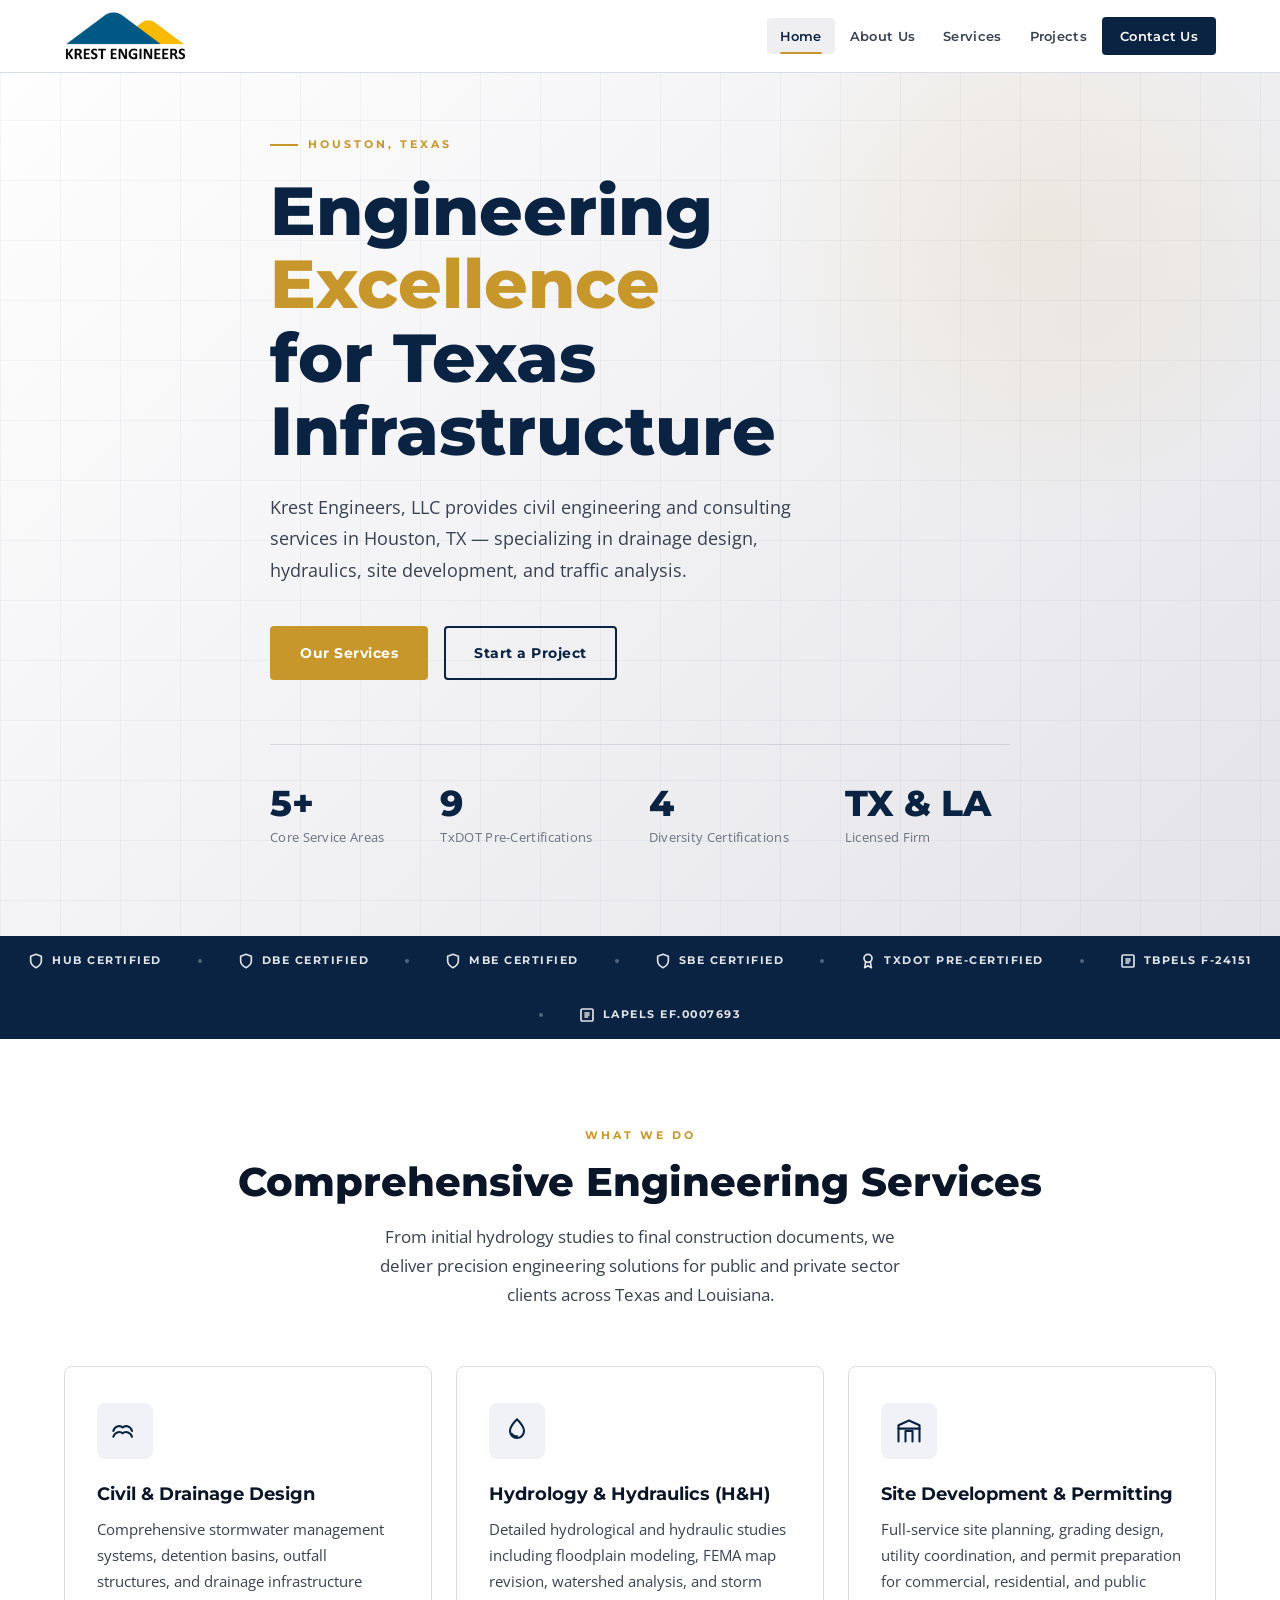
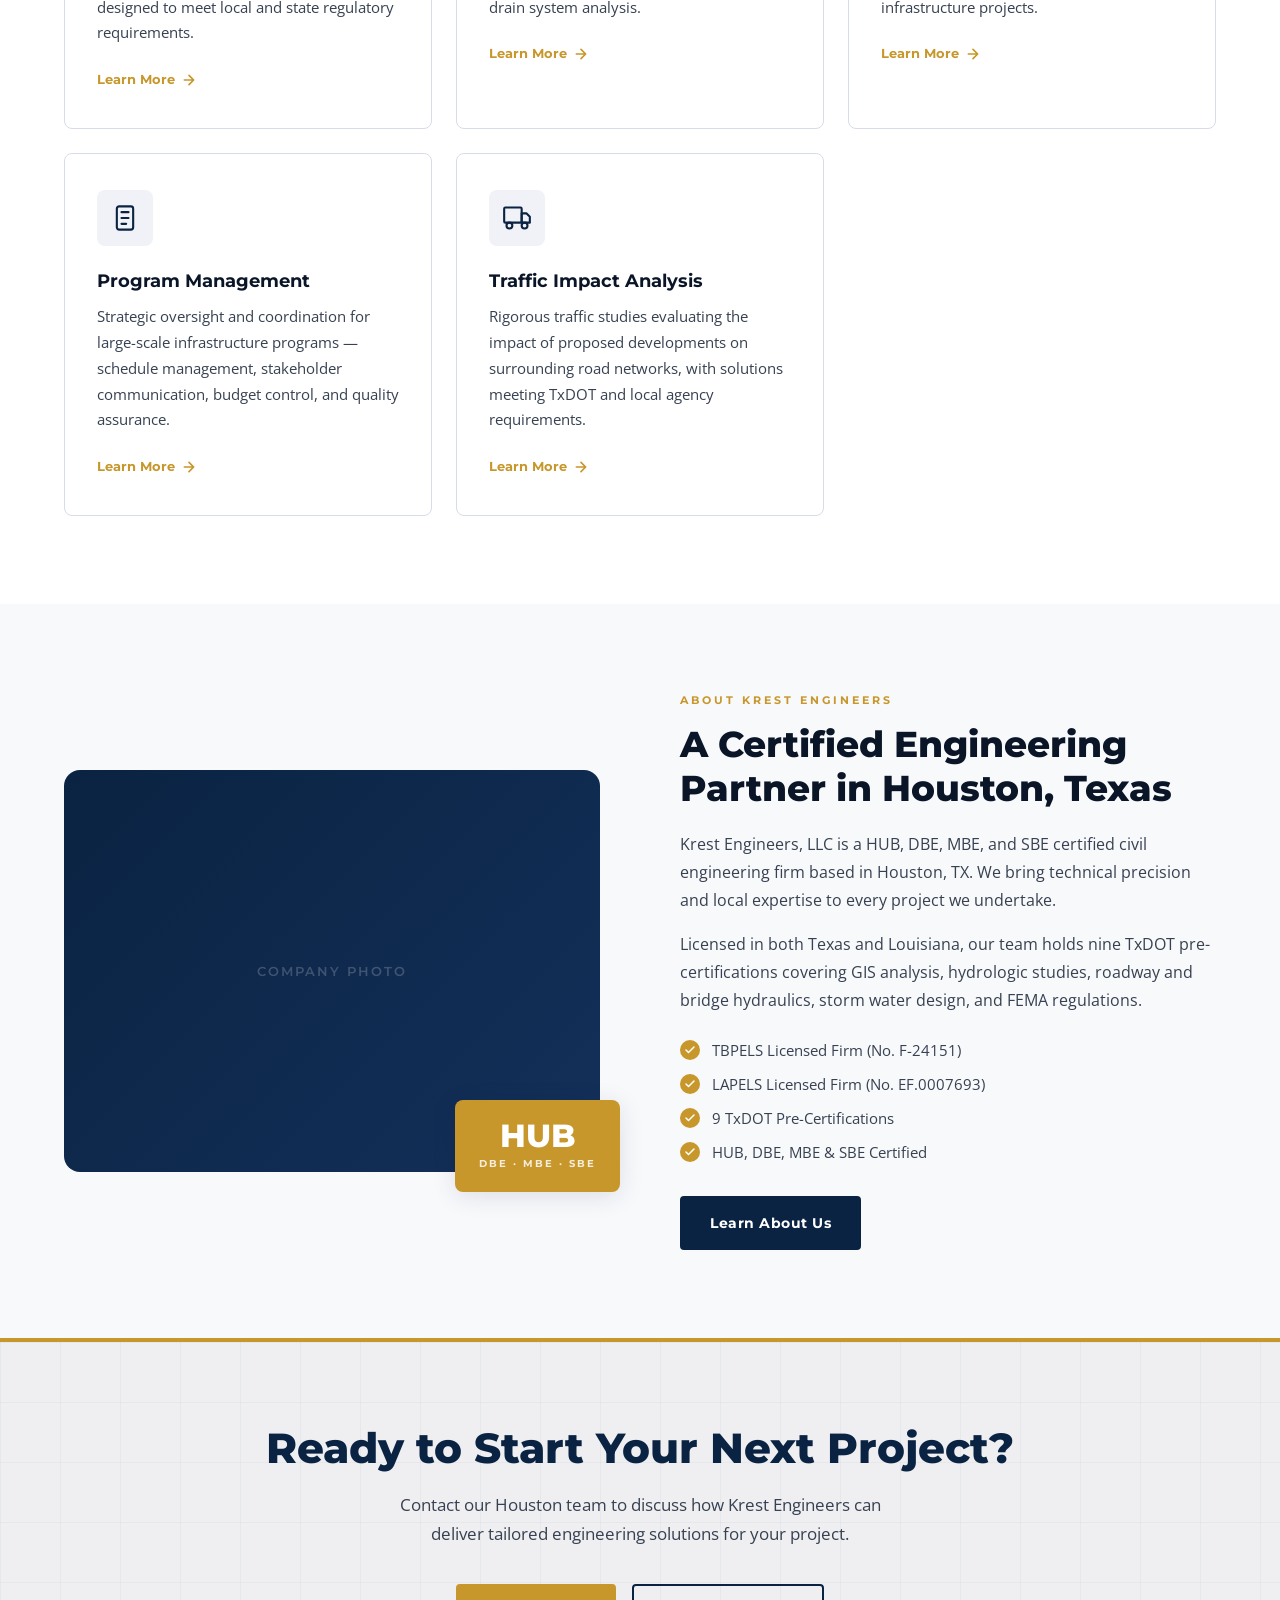
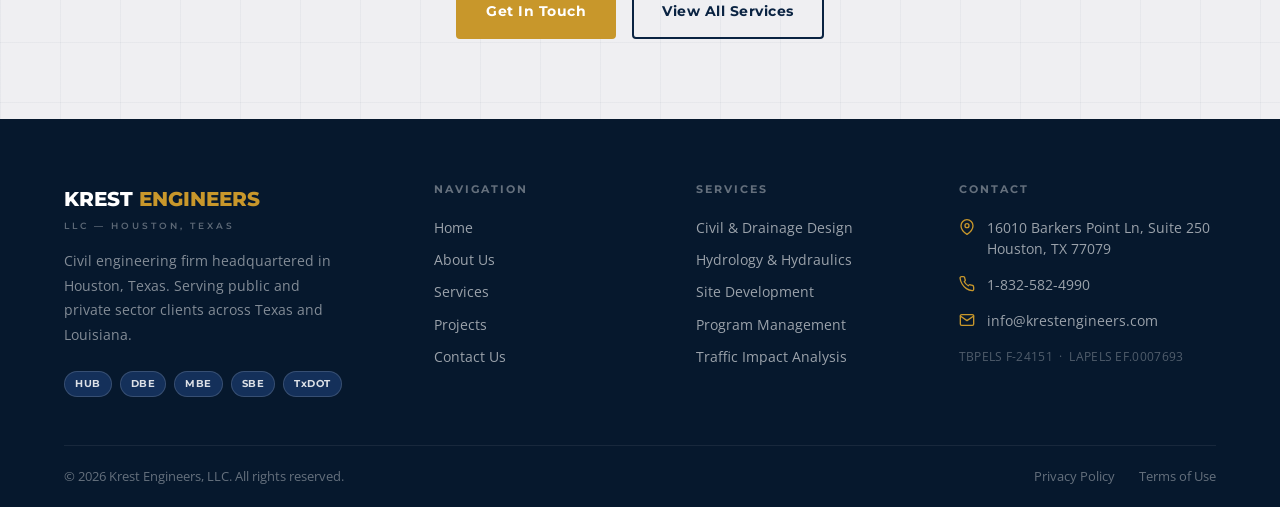
<file: index.html>
<!DOCTYPE html>
<html lang="en">
<head>
  <meta charset="UTF-8">
  <meta name="viewport" content="width=device-width, initial-scale=1.0">
  <title>Krest Engineers, LLC | Civil Engineering &amp; Consulting | Houston, TX</title>
  <meta name="description" content="Krest Engineers, LLC provides expert civil engineering and consulting services in Houston, Texas. Specializing in civil &amp; drainage design, hydrology &amp; hydraulics, site development, program management, and traffic impact analysis.">
  <link rel="stylesheet" href="css/styles.css">
</head>
<body>

  <!-- ── NAVIGATION ── -->
  <nav class="nav" id="nav">
    <div class="nav-inner">
      <a href="index.html" class="nav-logo">
        <img src="assets/logo.png" alt="Krest Engineers" class="nav-logo-img">
      </a>
      <div class="nav-links" id="navLinks">
        <a href="index.html" class="active">Home</a>
        <a href="about.html">About Us</a>
        <a href="services.html">Services</a>
        <a href="projects.html">Projects</a>
        <a href="contact.html" class="nav-cta">Contact Us</a>
      </div>
      <button class="nav-hamburger" id="hamburger" aria-label="Toggle menu" aria-expanded="false">
        <span></span><span></span><span></span>
      </button>
    </div>
  </nav>

  <!-- ── HERO ── -->
  <section class="hero">
    <div class="hero-bg"></div>
    <div class="container">
      <div class="hero-content">
        <span class="hero-eyebrow">Houston, Texas</span>
        <h1>Engineering <span>Excellence</span><br>for Texas Infrastructure</h1>
        <p class="hero-subtitle">Krest Engineers, LLC provides civil engineering and consulting services in Houston, TX — specializing in drainage design, hydraulics, site development, and traffic analysis.</p>
        <div class="hero-actions">
          <a href="services.html" class="btn btn-primary">Our Services</a>
          <a href="contact.html" class="btn btn-outline">Start a Project</a>
        </div>
        <div class="hero-stats">
          <div>
            <div class="hero-stat-value">5+</div>
            <div class="hero-stat-label">Core Service Areas</div>
          </div>
          <div>
            <div class="hero-stat-value">9</div>
            <div class="hero-stat-label">TxDOT Pre-Certifications</div>
          </div>
          <div>
            <div class="hero-stat-value">4</div>
            <div class="hero-stat-label">Diversity Certifications</div>
          </div>
          <div>
            <div class="hero-stat-value">TX &amp; LA</div>
            <div class="hero-stat-label">Licensed Firm</div>
          </div>
        </div>
      </div>
    </div>
  </section>

  <!-- ── CREDENTIALS BAR ── -->
  <div class="cred-bar">
    <div class="cred-bar-inner">
      <div class="cred-item">
        <svg viewBox="0 0 24 24" fill="none" stroke="currentColor" stroke-width="2.5" stroke-linecap="round" stroke-linejoin="round"><path d="M12 22s8-4 8-10V5l-8-3-8 3v7c0 6 8 10 8 10z"/></svg>
        HUB Certified
      </div>
      <div class="cred-divider"></div>
      <div class="cred-item">
        <svg viewBox="0 0 24 24" fill="none" stroke="currentColor" stroke-width="2.5" stroke-linecap="round" stroke-linejoin="round"><path d="M12 22s8-4 8-10V5l-8-3-8 3v7c0 6 8 10 8 10z"/></svg>
        DBE Certified
      </div>
      <div class="cred-divider"></div>
      <div class="cred-item">
        <svg viewBox="0 0 24 24" fill="none" stroke="currentColor" stroke-width="2.5" stroke-linecap="round" stroke-linejoin="round"><path d="M12 22s8-4 8-10V5l-8-3-8 3v7c0 6 8 10 8 10z"/></svg>
        MBE Certified
      </div>
      <div class="cred-divider"></div>
      <div class="cred-item">
        <svg viewBox="0 0 24 24" fill="none" stroke="currentColor" stroke-width="2.5" stroke-linecap="round" stroke-linejoin="round"><path d="M12 22s8-4 8-10V5l-8-3-8 3v7c0 6 8 10 8 10z"/></svg>
        SBE Certified
      </div>
      <div class="cred-divider"></div>
      <div class="cred-item">
        <svg viewBox="0 0 24 24" fill="none" stroke="currentColor" stroke-width="2.5" stroke-linecap="round" stroke-linejoin="round"><circle cx="12" cy="8" r="6"/><path d="M15.477 12.89L17 22l-5-3-5 3 1.523-9.11"/></svg>
        TxDOT Pre-Certified
      </div>
      <div class="cred-divider"></div>
      <div class="cred-item">
        <svg viewBox="0 0 24 24" fill="none" stroke="currentColor" stroke-width="2.5" stroke-linecap="round" stroke-linejoin="round"><rect x="3" y="3" width="18" height="18" rx="2"/><path d="M9 9h6M9 12h6M9 15h4"/></svg>
        TBPELS F-24151
      </div>
      <div class="cred-divider"></div>
      <div class="cred-item">
        <svg viewBox="0 0 24 24" fill="none" stroke="currentColor" stroke-width="2.5" stroke-linecap="round" stroke-linejoin="round"><rect x="3" y="3" width="18" height="18" rx="2"/><path d="M9 9h6M9 12h6M9 15h4"/></svg>
        LAPELS EF.0007693
      </div>
    </div>
  </div>

  <!-- ── SERVICES OVERVIEW ── -->
  <section class="section">
    <div class="container">
      <div class="section-header">
        <span class="eyebrow">What We Do</span>
        <h2>Comprehensive Engineering Services</h2>
        <p>From initial hydrology studies to final construction documents, we deliver precision engineering solutions for public and private sector clients across Texas and Louisiana.</p>
      </div>
      <div class="services-grid">

        <div class="service-card">
          <div class="service-icon">
            <svg viewBox="0 0 24 24" fill="none" stroke="currentColor" stroke-width="1.8" stroke-linecap="round" stroke-linejoin="round">
              <path d="M2 12c.5-2 2-3.5 4-4 1.5-.4 3 0 4 1 1-1 2.5-1.4 4-1 2 .5 3.5 2 4 4"/>
              <path d="M2 17c.5-2 2-3.5 4-4 1.5-.4 3 0 4 1 1-1 2.5-1.4 4-1 2 .5 3.5 2 4 4"/>
            </svg>
          </div>
          <h3>Civil &amp; Drainage Design</h3>
          <p>Comprehensive stormwater management systems, detention basins, outfall structures, and drainage infrastructure designed to meet local and state regulatory requirements.</p>
          <a href="services.html#civil-drainage" class="service-link">
            Learn More
            <svg viewBox="0 0 24 24" fill="none" stroke="currentColor" stroke-width="2.5" stroke-linecap="round" stroke-linejoin="round"><path d="M5 12h14M12 5l7 7-7 7"/></svg>
          </a>
        </div>

        <div class="service-card">
          <div class="service-icon">
            <svg viewBox="0 0 24 24" fill="none" stroke="currentColor" stroke-width="1.8" stroke-linecap="round" stroke-linejoin="round">
              <path d="M12 2c-4 4-6 7-6 10a6 6 0 0 0 12 0c0-3-2-6-6-10z"/>
              <path d="M7.5 14.5a4.5 4.5 0 0 0 4.5 2"/>
            </svg>
          </div>
          <h3>Hydrology &amp; Hydraulics (H&amp;H)</h3>
          <p>Detailed hydrological and hydraulic studies including floodplain modeling, FEMA map revision, watershed analysis, and storm drain system analysis.</p>
          <a href="services.html#hydrology" class="service-link">
            Learn More
            <svg viewBox="0 0 24 24" fill="none" stroke="currentColor" stroke-width="2.5" stroke-linecap="round" stroke-linejoin="round"><path d="M5 12h14M12 5l7 7-7 7"/></svg>
          </a>
        </div>

        <div class="service-card">
          <div class="service-icon">
            <svg viewBox="0 0 24 24" fill="none" stroke="currentColor" stroke-width="1.8" stroke-linecap="round" stroke-linejoin="round">
              <path d="M3 21V7l9-4 9 4v14"/>
              <path d="M9 21V12h6v9"/>
              <path d="M3 10h18"/>
            </svg>
          </div>
          <h3>Site Development &amp; Permitting</h3>
          <p>Full-service site planning, grading design, utility coordination, and permit preparation for commercial, residential, and public infrastructure projects.</p>
          <a href="services.html#site-development" class="service-link">
            Learn More
            <svg viewBox="0 0 24 24" fill="none" stroke="currentColor" stroke-width="2.5" stroke-linecap="round" stroke-linejoin="round"><path d="M5 12h14M12 5l7 7-7 7"/></svg>
          </a>
        </div>

        <div class="service-card">
          <div class="service-icon">
            <svg viewBox="0 0 24 24" fill="none" stroke="currentColor" stroke-width="1.8" stroke-linecap="round" stroke-linejoin="round">
              <rect x="5" y="2" width="14" height="20" rx="2"/>
              <path d="M9 7h6M9 12h6M9 17h4"/>
            </svg>
          </div>
          <h3>Program Management</h3>
          <p>Strategic oversight and coordination for large-scale infrastructure programs — schedule management, stakeholder communication, budget control, and quality assurance.</p>
          <a href="services.html#program-management" class="service-link">
            Learn More
            <svg viewBox="0 0 24 24" fill="none" stroke="currentColor" stroke-width="2.5" stroke-linecap="round" stroke-linejoin="round"><path d="M5 12h14M12 5l7 7-7 7"/></svg>
          </a>
        </div>

        <div class="service-card">
          <div class="service-icon">
            <svg viewBox="0 0 24 24" fill="none" stroke="currentColor" stroke-width="1.8" stroke-linecap="round" stroke-linejoin="round">
              <rect x="1" y="3" width="15" height="13" rx="1"/>
              <path d="M16 8h4l3 3v5h-7V8z"/>
              <circle cx="5.5" cy="18.5" r="2.5"/>
              <circle cx="18.5" cy="18.5" r="2.5"/>
            </svg>
          </div>
          <h3>Traffic Impact Analysis</h3>
          <p>Rigorous traffic studies evaluating the impact of proposed developments on surrounding road networks, with solutions meeting TxDOT and local agency requirements.</p>
          <a href="services.html#traffic" class="service-link">
            Learn More
            <svg viewBox="0 0 24 24" fill="none" stroke="currentColor" stroke-width="2.5" stroke-linecap="round" stroke-linejoin="round"><path d="M5 12h14M12 5l7 7-7 7"/></svg>
          </a>
        </div>

      </div>
    </div>
  </section>

  <!-- ── ABOUT SNIPPET ── -->
  <section class="section section-alt">
    <div class="container">
      <div class="about-grid">
        <div class="about-image-block">
          <div class="about-image-placeholder">Company Photo</div>
          <div class="about-badge">
            <span class="about-badge-number">HUB</span>
            <span class="about-badge-label">DBE · MBE · SBE</span>
          </div>
        </div>
        <div class="about-text">
          <span class="eyebrow">About Krest Engineers</span>
          <h2>A Certified Engineering Partner in Houston, Texas</h2>
          <p>Krest Engineers, LLC is a HUB, DBE, MBE, and SBE certified civil engineering firm based in Houston, TX. We bring technical precision and local expertise to every project we undertake.</p>
          <p>Licensed in both Texas and Louisiana, our team holds nine TxDOT pre-certifications covering GIS analysis, hydrologic studies, roadway and bridge hydraulics, storm water design, and FEMA regulations.</p>
          <ul class="about-bullets">
            <li class="about-bullet">TBPELS Licensed Firm (No. F-24151)</li>
            <li class="about-bullet">LAPELS Licensed Firm (No. EF.0007693)</li>
            <li class="about-bullet">9 TxDOT Pre-Certifications</li>
            <li class="about-bullet">HUB, DBE, MBE &amp; SBE Certified</li>
          </ul>
          <a href="about.html" class="btn btn-navy">Learn About Us</a>
        </div>
      </div>
    </div>
  </section>

  <!-- ── CTA BANNER ── -->
  <section class="cta-banner">
    <div class="container">
      <h2>Ready to Start Your Next Project?</h2>
      <p>Contact our Houston team to discuss how Krest Engineers can deliver tailored engineering solutions for your project.</p>
      <div class="cta-actions">
        <a href="contact.html" class="btn btn-primary">Get In Touch</a>
        <a href="services.html" class="btn btn-outline">View All Services</a>
      </div>
    </div>
  </section>

  <!-- ── FOOTER ── -->
  <footer class="footer">
    <div class="container">
      <div class="footer-grid">
        <div class="footer-brand">
          <div>
            <div class="footer-logo-name">KREST <span>ENGINEERS</span></div>
            <div class="footer-logo-sub">LLC &mdash; Houston, Texas</div>
          </div>
          <p>Civil engineering firm headquartered in Houston, Texas. Serving public and private sector clients across Texas and Louisiana.</p>
          <div class="footer-certs">
            <span class="footer-cert-badge">HUB</span>
            <span class="footer-cert-badge">DBE</span>
            <span class="footer-cert-badge">MBE</span>
            <span class="footer-cert-badge">SBE</span>
            <span class="footer-cert-badge">TxDOT</span>
          </div>
        </div>
        <div class="footer-col">
          <h4>Navigation</h4>
          <div class="footer-links">
            <a href="index.html">Home</a>
            <a href="about.html">About Us</a>
            <a href="services.html">Services</a>
            <a href="projects.html">Projects</a>
            <a href="contact.html">Contact Us</a>
          </div>
        </div>
        <div class="footer-col">
          <h4>Services</h4>
          <div class="footer-links">
            <a href="services.html#civil-drainage">Civil &amp; Drainage Design</a>
            <a href="services.html#hydrology">Hydrology &amp; Hydraulics</a>
            <a href="services.html#site-development">Site Development</a>
            <a href="services.html#program-management">Program Management</a>
            <a href="services.html#traffic">Traffic Impact Analysis</a>
          </div>
        </div>
        <div class="footer-col">
          <h4>Contact</h4>
          <div class="footer-contact-item">
            <svg viewBox="0 0 24 24" fill="none" stroke="currentColor" stroke-width="2" stroke-linecap="round" stroke-linejoin="round"><path d="M21 10c0 7-9 13-9 13s-9-6-9-13a9 9 0 0 1 18 0z"/><circle cx="12" cy="10" r="3"/></svg>
            <span>16010 Barkers Point Ln, Suite 250<br>Houston, TX 77079</span>
          </div>
          <div class="footer-contact-item">
            <svg viewBox="0 0 24 24" fill="none" stroke="currentColor" stroke-width="2" stroke-linecap="round" stroke-linejoin="round"><path d="M22 16.92v3a2 2 0 0 1-2.18 2 19.79 19.79 0 0 1-8.63-3.07A19.5 19.5 0 0 1 4.69 12 19.79 19.79 0 0 1 1.61 3.18 2 2 0 0 1 3.6 1h3a2 2 0 0 1 2 1.72c.127.96.361 1.903.7 2.81a2 2 0 0 1-.45 2.11L7.91 8.6a16 16 0 0 0 6 6l.96-.95a2 2 0 0 1 2.11-.45c.907.339 1.85.573 2.81.7A2 2 0 0 1 21.72 16z"/></svg>
            <a href="tel:+18325824990">1-832-582-4990</a>
          </div>
          <div class="footer-contact-item">
            <svg viewBox="0 0 24 24" fill="none" stroke="currentColor" stroke-width="2" stroke-linecap="round" stroke-linejoin="round"><path d="M4 4h16c1.1 0 2 .9 2 2v12c0 1.1-.9 2-2 2H4c-1.1 0-2-.9-2-2V6c0-1.1.9-2 2-2z"/><polyline points="22,6 12,13 2,6"/></svg>
            <a href="mailto:info@krestengineers.com">info@krestengineers.com</a>
          </div>
          <div class="footer-license">TBPELS F-24151 &nbsp;&middot;&nbsp; LAPELS EF.0007693</div>
        </div>
      </div>
      <div class="footer-bottom">
        <p>&copy; 2026 Krest Engineers, LLC. All rights reserved.</p>
        <div class="footer-bottom-links">
          <a href="#">Privacy Policy</a>
          <a href="#">Terms of Use</a>
        </div>
      </div>
    </div>
  </footer>

  <script src="js/main.js"></script>
</body>
</html>
</file>
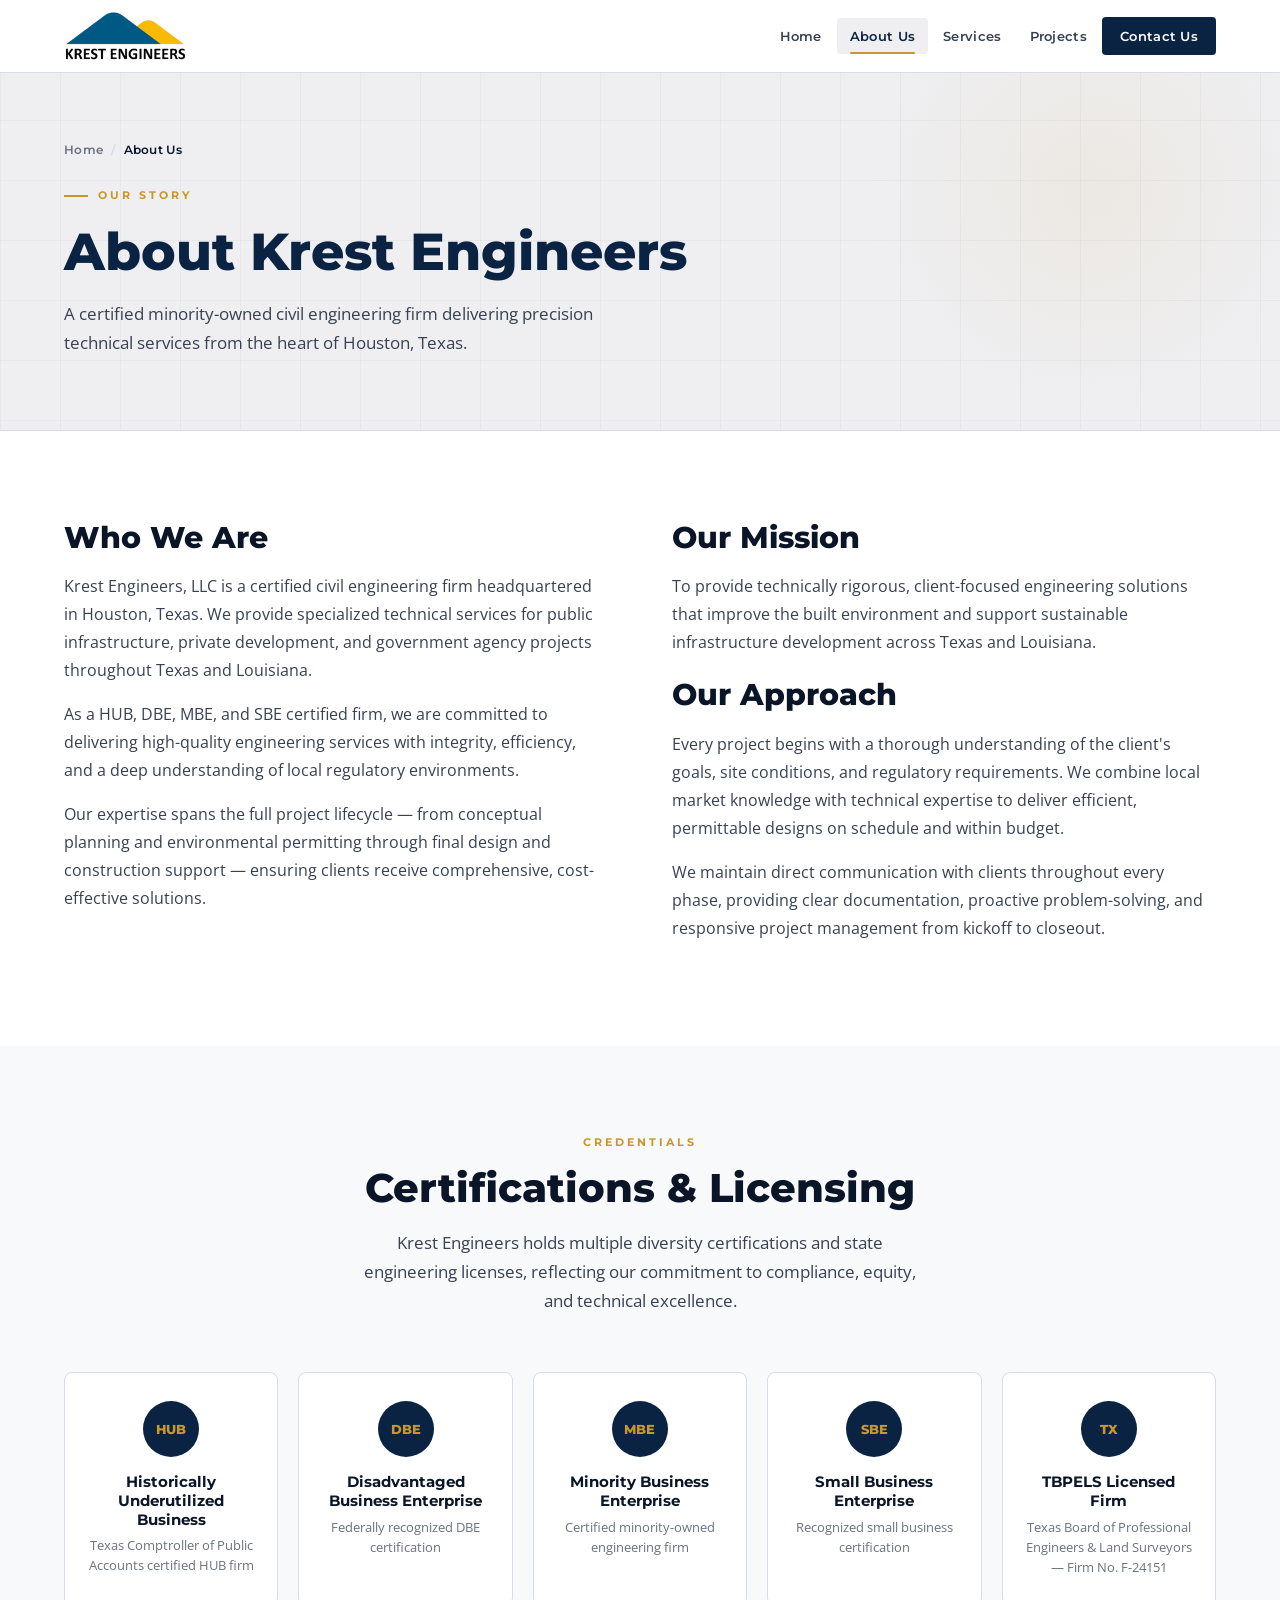
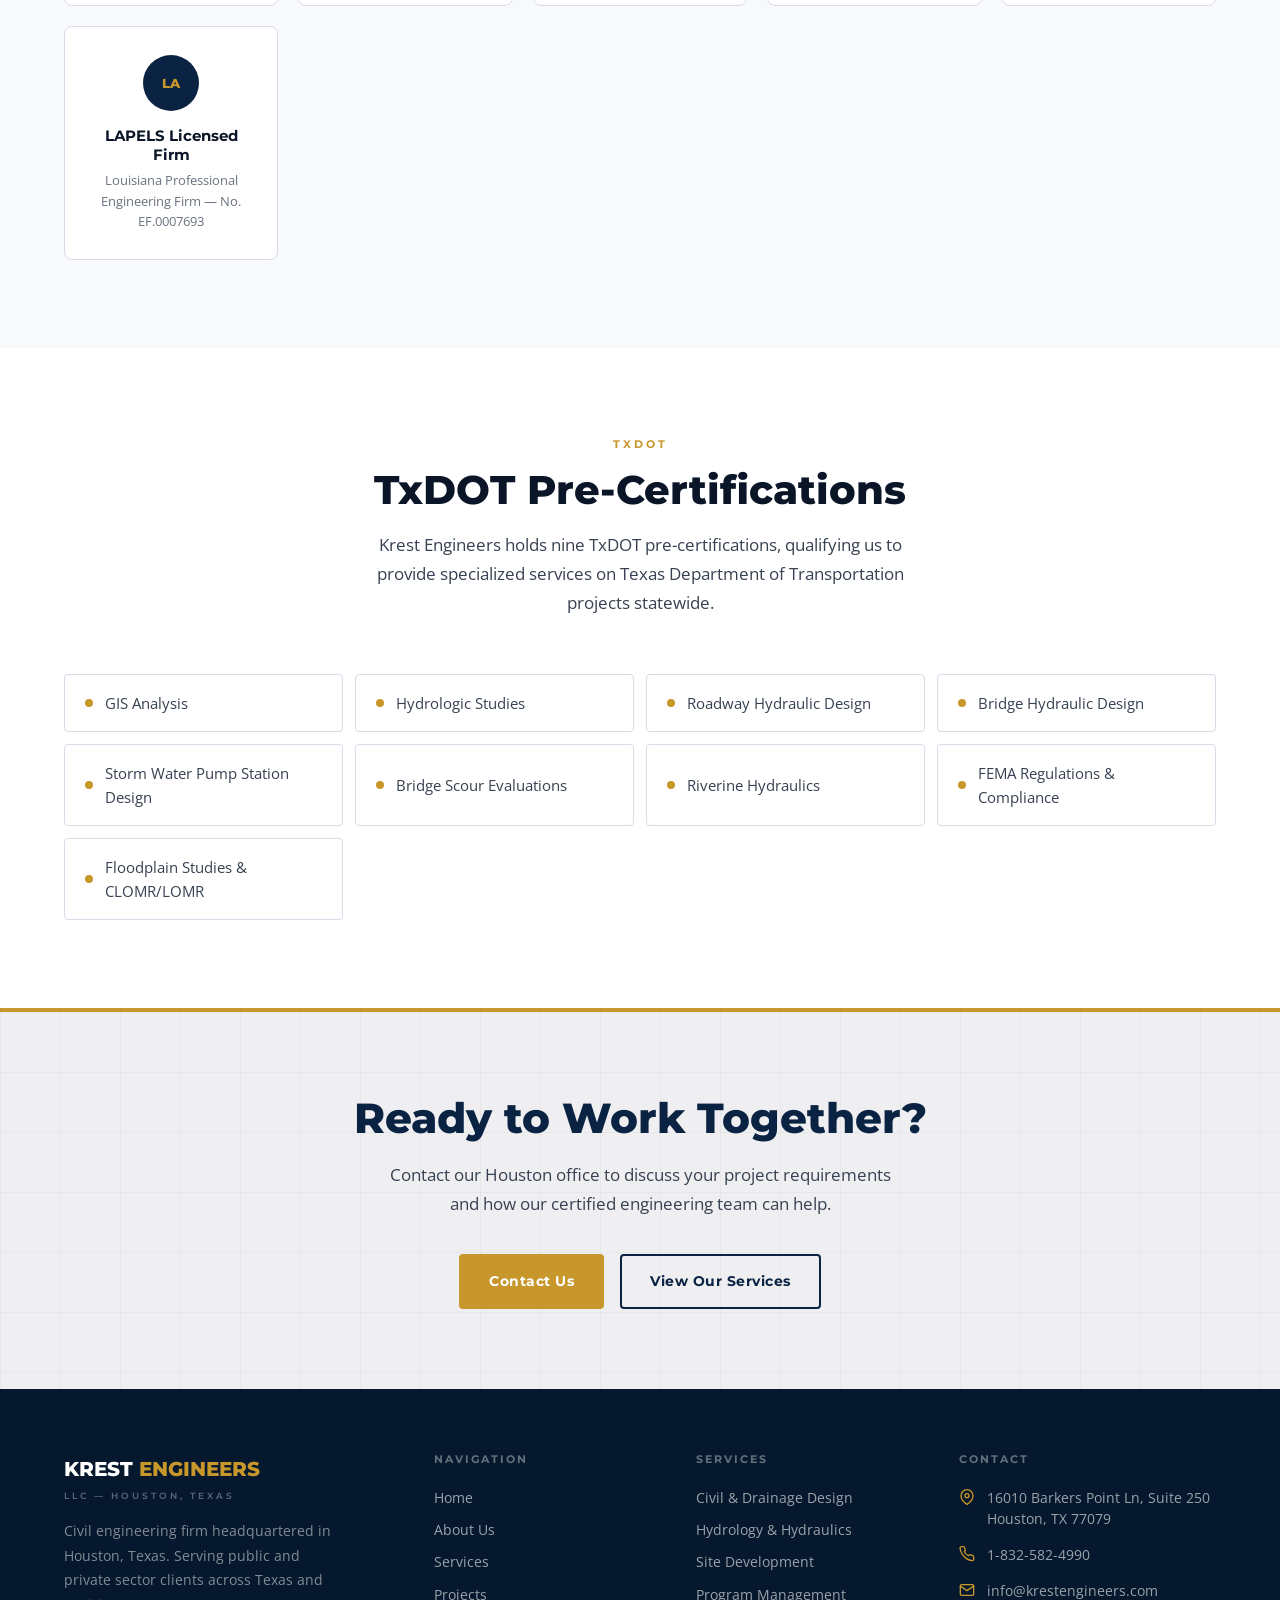
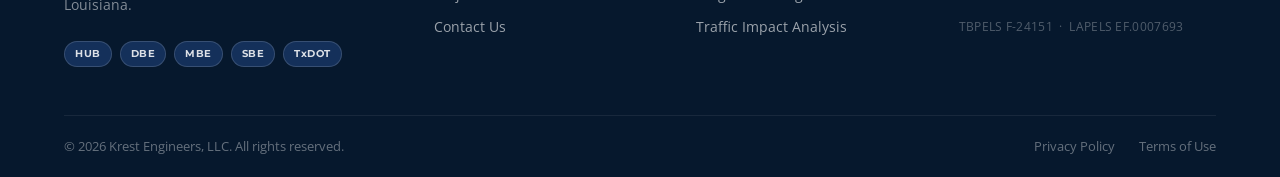
<file: about.html>
<!DOCTYPE html>
<html lang="en">
<head>
  <meta charset="UTF-8">
  <meta name="viewport" content="width=device-width, initial-scale=1.0">
  <title>About Us | Krest Engineers, LLC</title>
  <meta name="description" content="Learn about Krest Engineers, LLC — a HUB, DBE, MBE, and SBE certified civil engineering firm based in Houston, Texas with 9 TxDOT pre-certifications.">
  <link rel="stylesheet" href="css/styles.css">
</head>
<body>

  <!-- ── NAVIGATION ── -->
  <nav class="nav" id="nav">
    <div class="nav-inner">
      <a href="index.html" class="nav-logo">
        <img src="assets/logo.png" alt="Krest Engineers" class="nav-logo-img">
      </a>
      <div class="nav-links" id="navLinks">
        <a href="index.html">Home</a>
        <a href="about.html" class="active">About Us</a>
        <a href="services.html">Services</a>
        <a href="projects.html">Projects</a>
        <a href="contact.html" class="nav-cta">Contact Us</a>
      </div>
      <button class="nav-hamburger" id="hamburger" aria-label="Toggle menu" aria-expanded="false">
        <span></span><span></span><span></span>
      </button>
    </div>
  </nav>

  <!-- ── PAGE HERO ── -->
  <section class="page-hero">
    <div class="container">
      <div class="breadcrumb">
        <a href="index.html">Home</a>
        <span class="sep">/</span>
        <span class="current">About Us</span>
      </div>
      <span class="eyebrow">Our Story</span>
      <h1>About Krest Engineers</h1>
      <p>A certified minority-owned civil engineering firm delivering precision technical services from the heart of Houston, Texas.</p>
    </div>
  </section>

  <!-- ── MISSION & STORY ── -->
  <section class="section">
    <div class="container">
      <div class="mission-grid">
        <div class="mission-text">
          <h2>Who We Are</h2>
          <p>Krest Engineers, LLC is a certified civil engineering firm headquartered in Houston, Texas. We provide specialized technical services for public infrastructure, private development, and government agency projects throughout Texas and Louisiana.</p>
          <p>As a HUB, DBE, MBE, and SBE certified firm, we are committed to delivering high-quality engineering services with integrity, efficiency, and a deep understanding of local regulatory environments.</p>
          <p>Our expertise spans the full project lifecycle — from conceptual planning and environmental permitting through final design and construction support — ensuring clients receive comprehensive, cost-effective solutions.</p>
        </div>
        <div class="mission-text">
          <h2>Our Mission</h2>
          <p>To provide technically rigorous, client-focused engineering solutions that improve the built environment and support sustainable infrastructure development across Texas and Louisiana.</p>
          <h2 class="mt-16">Our Approach</h2>
          <p>Every project begins with a thorough understanding of the client's goals, site conditions, and regulatory requirements. We combine local market knowledge with technical expertise to deliver efficient, permittable designs on schedule and within budget.</p>
          <p>We maintain direct communication with clients throughout every phase, providing clear documentation, proactive problem-solving, and responsive project management from kickoff to closeout.</p>
        </div>
      </div>
    </div>
  </section>

  <!-- ── CERTIFICATIONS ── -->
  <section class="section section-alt">
    <div class="container">
      <div class="section-header">
        <span class="eyebrow">Credentials</span>
        <h2>Certifications &amp; Licensing</h2>
        <p>Krest Engineers holds multiple diversity certifications and state engineering licenses, reflecting our commitment to compliance, equity, and technical excellence.</p>
      </div>
      <div class="certs-grid">
        <div class="cert-card">
          <div class="cert-badge">HUB</div>
          <h4>Historically Underutilized Business</h4>
          <p>Texas Comptroller of Public Accounts certified HUB firm</p>
        </div>
        <div class="cert-card">
          <div class="cert-badge">DBE</div>
          <h4>Disadvantaged Business Enterprise</h4>
          <p>Federally recognized DBE certification</p>
        </div>
        <div class="cert-card">
          <div class="cert-badge">MBE</div>
          <h4>Minority Business Enterprise</h4>
          <p>Certified minority-owned engineering firm</p>
        </div>
        <div class="cert-card">
          <div class="cert-badge">SBE</div>
          <h4>Small Business Enterprise</h4>
          <p>Recognized small business certification</p>
        </div>
        <div class="cert-card">
          <div class="cert-badge">TX</div>
          <h4>TBPELS Licensed Firm</h4>
          <p>Texas Board of Professional Engineers &amp; Land Surveyors — Firm No. F-24151</p>
        </div>
        <div class="cert-card">
          <div class="cert-badge">LA</div>
          <h4>LAPELS Licensed Firm</h4>
          <p>Louisiana Professional Engineering Firm — No. EF.0007693</p>
        </div>
      </div>
    </div>
  </section>

  <!-- ── TXDOT PRE-CERTIFICATIONS ── -->
  <section class="section">
    <div class="container">
      <div class="section-header">
        <span class="eyebrow">TxDOT</span>
        <h2>TxDOT Pre-Certifications</h2>
        <p>Krest Engineers holds nine TxDOT pre-certifications, qualifying us to provide specialized services on Texas Department of Transportation projects statewide.</p>
      </div>
      <div class="txdot-list">
        <div class="txdot-item">GIS Analysis</div>
        <div class="txdot-item">Hydrologic Studies</div>
        <div class="txdot-item">Roadway Hydraulic Design</div>
        <div class="txdot-item">Bridge Hydraulic Design</div>
        <div class="txdot-item">Storm Water Pump Station Design</div>
        <div class="txdot-item">Bridge Scour Evaluations</div>
        <div class="txdot-item">Riverine Hydraulics</div>
        <div class="txdot-item">FEMA Regulations &amp; Compliance</div>
        <div class="txdot-item">Floodplain Studies &amp; CLOMR/LOMR</div>
      </div>
    </div>
  </section>

  <!-- ── CTA BANNER ── -->
  <section class="cta-banner">
    <div class="container">
      <h2>Ready to Work Together?</h2>
      <p>Contact our Houston office to discuss your project requirements and how our certified engineering team can help.</p>
      <div class="cta-actions">
        <a href="contact.html" class="btn btn-primary">Contact Us</a>
        <a href="services.html" class="btn btn-outline">View Our Services</a>
      </div>
    </div>
  </section>

  <!-- ── FOOTER ── -->
  <footer class="footer">
    <div class="container">
      <div class="footer-grid">
        <div class="footer-brand">
          <div>
            <div class="footer-logo-name">KREST <span>ENGINEERS</span></div>
            <div class="footer-logo-sub">LLC &mdash; Houston, Texas</div>
          </div>
          <p>Civil engineering firm headquartered in Houston, Texas. Serving public and private sector clients across Texas and Louisiana.</p>
          <div class="footer-certs">
            <span class="footer-cert-badge">HUB</span>
            <span class="footer-cert-badge">DBE</span>
            <span class="footer-cert-badge">MBE</span>
            <span class="footer-cert-badge">SBE</span>
            <span class="footer-cert-badge">TxDOT</span>
          </div>
        </div>
        <div class="footer-col">
          <h4>Navigation</h4>
          <div class="footer-links">
            <a href="index.html">Home</a>
            <a href="about.html">About Us</a>
            <a href="services.html">Services</a>
            <a href="projects.html">Projects</a>
            <a href="contact.html">Contact Us</a>
          </div>
        </div>
        <div class="footer-col">
          <h4>Services</h4>
          <div class="footer-links">
            <a href="services.html#civil-drainage">Civil &amp; Drainage Design</a>
            <a href="services.html#hydrology">Hydrology &amp; Hydraulics</a>
            <a href="services.html#site-development">Site Development</a>
            <a href="services.html#program-management">Program Management</a>
            <a href="services.html#traffic">Traffic Impact Analysis</a>
          </div>
        </div>
        <div class="footer-col">
          <h4>Contact</h4>
          <div class="footer-contact-item">
            <svg viewBox="0 0 24 24" fill="none" stroke="currentColor" stroke-width="2" stroke-linecap="round" stroke-linejoin="round"><path d="M21 10c0 7-9 13-9 13s-9-6-9-13a9 9 0 0 1 18 0z"/><circle cx="12" cy="10" r="3"/></svg>
            <span>16010 Barkers Point Ln, Suite 250<br>Houston, TX 77079</span>
          </div>
          <div class="footer-contact-item">
            <svg viewBox="0 0 24 24" fill="none" stroke="currentColor" stroke-width="2" stroke-linecap="round" stroke-linejoin="round"><path d="M22 16.92v3a2 2 0 0 1-2.18 2 19.79 19.79 0 0 1-8.63-3.07A19.5 19.5 0 0 1 4.69 12 19.79 19.79 0 0 1 1.61 3.18 2 2 0 0 1 3.6 1h3a2 2 0 0 1 2 1.72c.127.96.361 1.903.7 2.81a2 2 0 0 1-.45 2.11L7.91 8.6a16 16 0 0 0 6 6l.96-.95a2 2 0 0 1 2.11-.45c.907.339 1.85.573 2.81.7A2 2 0 0 1 21.72 16z"/></svg>
            <a href="tel:+18325824990">1-832-582-4990</a>
          </div>
          <div class="footer-contact-item">
            <svg viewBox="0 0 24 24" fill="none" stroke="currentColor" stroke-width="2" stroke-linecap="round" stroke-linejoin="round"><path d="M4 4h16c1.1 0 2 .9 2 2v12c0 1.1-.9 2-2 2H4c-1.1 0-2-.9-2-2V6c0-1.1.9-2 2-2z"/><polyline points="22,6 12,13 2,6"/></svg>
            <a href="mailto:info@krestengineers.com">info@krestengineers.com</a>
          </div>
          <div class="footer-license">TBPELS F-24151 &nbsp;&middot;&nbsp; LAPELS EF.0007693</div>
        </div>
      </div>
      <div class="footer-bottom">
        <p>&copy; 2026 Krest Engineers, LLC. All rights reserved.</p>
        <div class="footer-bottom-links">
          <a href="#">Privacy Policy</a>
          <a href="#">Terms of Use</a>
        </div>
      </div>
    </div>
  </footer>

  <script src="js/main.js"></script>
</body>
</html>
</file>
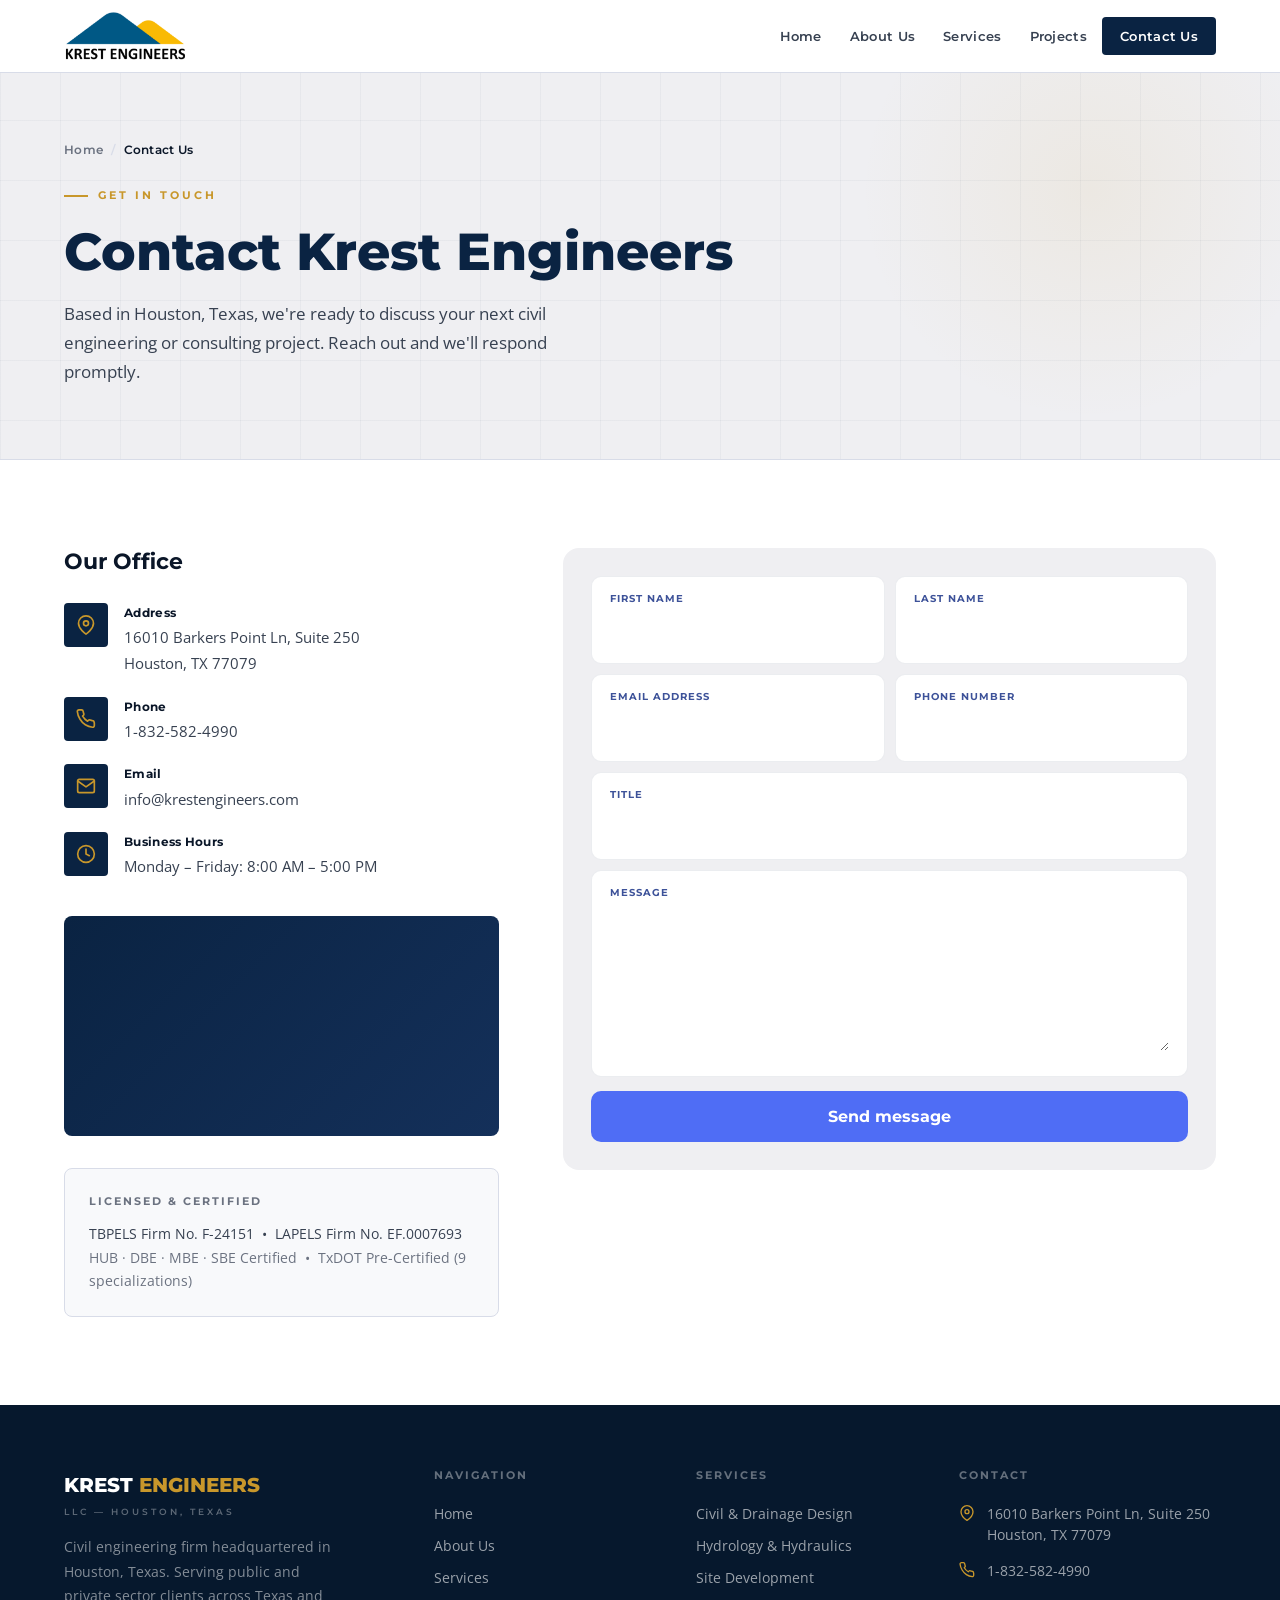
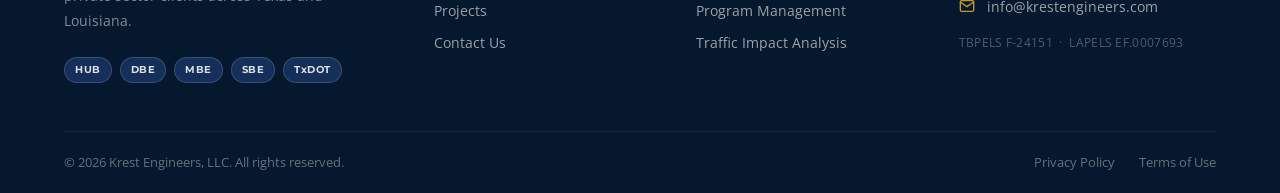
<file: contact.html>
<!DOCTYPE html>
<html lang="en">
<head>
  <meta charset="UTF-8">
  <meta name="viewport" content="width=device-width, initial-scale=1.0">
  <title>Contact Us | Krest Engineers, LLC</title>
  <meta name="description" content="Contact Krest Engineers, LLC in Houston, Texas. Call 1-832-582-4990 or send a message to discuss your civil engineering project.">
  <link rel="stylesheet" href="css/styles.css">
</head>
<body>

  <!-- ── NAVIGATION ── -->
  <nav class="nav" id="nav">
    <div class="nav-inner">
      <a href="index.html" class="nav-logo">
        <img src="assets/logo.png" alt="Krest Engineers" class="nav-logo-img">
      </a>
      <div class="nav-links" id="navLinks">
        <a href="index.html">Home</a>
        <a href="about.html">About Us</a>
        <a href="services.html">Services</a>
        <a href="projects.html">Projects</a>
        <a href="contact.html" class="nav-cta active">Contact Us</a>
      </div>
      <button class="nav-hamburger" id="hamburger" aria-label="Toggle menu" aria-expanded="false">
        <span></span><span></span><span></span>
      </button>
    </div>
  </nav>

  <!-- ── PAGE HERO ── -->
  <section class="page-hero">
    <div class="container">
      <div class="breadcrumb">
        <a href="index.html">Home</a>
        <span class="sep">/</span>
        <span class="current">Contact Us</span>
      </div>
      <span class="eyebrow">Get In Touch</span>
      <h1>Contact Krest Engineers</h1>
      <p>Based in Houston, Texas, we're ready to discuss your next civil engineering or consulting project. Reach out and we'll respond promptly.</p>
    </div>
  </section>

  <!-- ── CONTACT SECTION ── -->
  <section class="section">
    <div class="container">
      <div class="contact-grid">

        <!-- Contact Info -->
        <div>
          <div class="contact-info">
            <h3>Our Office</h3>
            <div class="contact-details">
              <div class="contact-detail">
                <div class="contact-detail-icon">
                  <svg viewBox="0 0 24 24" fill="none" stroke="currentColor" stroke-width="2" stroke-linecap="round" stroke-linejoin="round"><path d="M21 10c0 7-9 13-9 13s-9-6-9-13a9 9 0 0 1 18 0z"/><circle cx="12" cy="10" r="3"/></svg>
                </div>
                <div class="contact-detail-text">
                  <strong>Address</strong>
                  <span>16010 Barkers Point Ln, Suite 250<br>Houston, TX 77079</span>
                </div>
              </div>
              <div class="contact-detail">
                <div class="contact-detail-icon">
                  <svg viewBox="0 0 24 24" fill="none" stroke="currentColor" stroke-width="2" stroke-linecap="round" stroke-linejoin="round"><path d="M22 16.92v3a2 2 0 0 1-2.18 2 19.79 19.79 0 0 1-8.63-3.07A19.5 19.5 0 0 1 4.69 12 19.79 19.79 0 0 1 1.61 3.18 2 2 0 0 1 3.6 1h3a2 2 0 0 1 2 1.72c.127.96.361 1.903.7 2.81a2 2 0 0 1-.45 2.11L7.91 8.6a16 16 0 0 0 6 6l.96-.95a2 2 0 0 1 2.11-.45c.907.339 1.85.573 2.81.7A2 2 0 0 1 21.72 16z"/></svg>
                </div>
                <div class="contact-detail-text">
                  <strong>Phone</strong>
                  <a href="tel:+18325824990">1-832-582-4990</a>
                </div>
              </div>
              <div class="contact-detail">
                <div class="contact-detail-icon">
                  <svg viewBox="0 0 24 24" fill="none" stroke="currentColor" stroke-width="2" stroke-linecap="round" stroke-linejoin="round"><path d="M4 4h16c1.1 0 2 .9 2 2v12c0 1.1-.9 2-2 2H4c-1.1 0-2-.9-2-2V6c0-1.1.9-2 2-2z"/><polyline points="22,6 12,13 2,6"/></svg>
                </div>
                <div class="contact-detail-text">
                  <strong>Email</strong>
                  <a href="mailto:info@krestengineers.com">info@krestengineers.com</a>
                </div>
              </div>
              <div class="contact-detail">
                <div class="contact-detail-icon">
                  <svg viewBox="0 0 24 24" fill="none" stroke="currentColor" stroke-width="2" stroke-linecap="round" stroke-linejoin="round"><circle cx="12" cy="12" r="10"/><polyline points="12 6 12 12 16 14"/></svg>
                </div>
                <div class="contact-detail-text">
                  <strong>Business Hours</strong>
                  <span>Monday – Friday: 8:00 AM – 5:00 PM</span>
                </div>
              </div>
            </div>
          </div>

          <!-- Map -->
          <div class="map-placeholder">
            <iframe
              src="https://www.google.com/maps/embed?pb=!1m18!1m12!1m3!1d3463.0!2d-95.6073!3d29.7805!2m3!1f0!2f0!3f0!3m2!1i1024!2i768!4f13.1!3m3!1m2!1s0x0%3A0x0!2s16010+Barkers+Point+Ln+Suite+250+Houston+TX+77079!5e0!3m2!1sen!2sus!4v1"
              allowfullscreen=""
              loading="lazy"
              referrerpolicy="no-referrer-when-downgrade"
              title="Krest Engineers Office Location"
              style="filter: grayscale(20%) contrast(1.1);"
            ></iframe>
          </div>

          <!-- Credentials reminder -->
          <div style="margin-top: 32px; padding: 24px; background: var(--off-white); border-radius: var(--radius-md); border: 1px solid var(--gray-mid);">
            <p style="font-family: 'Montserrat', sans-serif; font-size: 11px; font-weight: 700; letter-spacing: 2px; text-transform: uppercase; color: var(--text-light); margin-bottom: 12px;">Licensed &amp; Certified</p>
            <p style="font-size: 14px; color: var(--text-mid); line-height: 1.65;">
              TBPELS Firm No. F-24151 &nbsp;&bull;&nbsp; LAPELS Firm No. EF.0007693<br>
              <span style="color: var(--text-light);">HUB · DBE · MBE · SBE Certified &nbsp;&bull;&nbsp; TxDOT Pre-Certified (9 specializations)</span>
            </p>
          </div>
        </div>

        <!-- Contact Form -->
        <div class="contact-form">
          <form id="contactForm" novalidate>
            <div class="form-field-grid">
              <div class="form-field-card">
                <label for="firstName">First Name</label>
                <input type="text" id="firstName" name="firstName" required>
              </div>
              <div class="form-field-card">
                <label for="lastName">Last Name</label>
                <input type="text" id="lastName" name="lastName" required>
              </div>
              <div class="form-field-card">
                <label for="email">Email Address</label>
                <input type="email" id="email" name="email" required>
              </div>
              <div class="form-field-card">
                <label for="phone">Phone Number</label>
                <input type="tel" id="phone" name="phone">
              </div>
              <div class="form-field-card form-full">
                <label for="title">Title</label>
                <input type="text" id="title" name="title">
              </div>
              <div class="form-field-card form-full">
                <label for="message">Message</label>
                <textarea id="message" name="message"></textarea>
              </div>
            </div>
            <button type="submit" class="btn-send">Send message</button>
          </form>
        </div>

      </div>
    </div>
  </section>

  <!-- ── FOOTER ── -->
  <footer class="footer">
    <div class="container">
      <div class="footer-grid">
        <div class="footer-brand">
          <div>
            <div class="footer-logo-name">KREST <span>ENGINEERS</span></div>
            <div class="footer-logo-sub">LLC &mdash; Houston, Texas</div>
          </div>
          <p>Civil engineering firm headquartered in Houston, Texas. Serving public and private sector clients across Texas and Louisiana.</p>
          <div class="footer-certs">
            <span class="footer-cert-badge">HUB</span>
            <span class="footer-cert-badge">DBE</span>
            <span class="footer-cert-badge">MBE</span>
            <span class="footer-cert-badge">SBE</span>
            <span class="footer-cert-badge">TxDOT</span>
          </div>
        </div>
        <div class="footer-col">
          <h4>Navigation</h4>
          <div class="footer-links">
            <a href="index.html">Home</a>
            <a href="about.html">About Us</a>
            <a href="services.html">Services</a>
            <a href="projects.html">Projects</a>
            <a href="contact.html">Contact Us</a>
          </div>
        </div>
        <div class="footer-col">
          <h4>Services</h4>
          <div class="footer-links">
            <a href="services.html#civil-drainage">Civil &amp; Drainage Design</a>
            <a href="services.html#hydrology">Hydrology &amp; Hydraulics</a>
            <a href="services.html#site-development">Site Development</a>
            <a href="services.html#program-management">Program Management</a>
            <a href="services.html#traffic">Traffic Impact Analysis</a>
          </div>
        </div>
        <div class="footer-col">
          <h4>Contact</h4>
          <div class="footer-contact-item">
            <svg viewBox="0 0 24 24" fill="none" stroke="currentColor" stroke-width="2" stroke-linecap="round" stroke-linejoin="round"><path d="M21 10c0 7-9 13-9 13s-9-6-9-13a9 9 0 0 1 18 0z"/><circle cx="12" cy="10" r="3"/></svg>
            <span>16010 Barkers Point Ln, Suite 250<br>Houston, TX 77079</span>
          </div>
          <div class="footer-contact-item">
            <svg viewBox="0 0 24 24" fill="none" stroke="currentColor" stroke-width="2" stroke-linecap="round" stroke-linejoin="round"><path d="M22 16.92v3a2 2 0 0 1-2.18 2 19.79 19.79 0 0 1-8.63-3.07A19.5 19.5 0 0 1 4.69 12 19.79 19.79 0 0 1 1.61 3.18 2 2 0 0 1 3.6 1h3a2 2 0 0 1 2 1.72c.127.96.361 1.903.7 2.81a2 2 0 0 1-.45 2.11L7.91 8.6a16 16 0 0 0 6 6l.96-.95a2 2 0 0 1 2.11-.45c.907.339 1.85.573 2.81.7A2 2 0 0 1 21.72 16z"/></svg>
            <a href="tel:+18325824990">1-832-582-4990</a>
          </div>
          <div class="footer-contact-item">
            <svg viewBox="0 0 24 24" fill="none" stroke="currentColor" stroke-width="2" stroke-linecap="round" stroke-linejoin="round"><path d="M4 4h16c1.1 0 2 .9 2 2v12c0 1.1-.9 2-2 2H4c-1.1 0-2-.9-2-2V6c0-1.1.9-2 2-2z"/><polyline points="22,6 12,13 2,6"/></svg>
            <a href="mailto:info@krestengineers.com">info@krestengineers.com</a>
          </div>
          <div class="footer-license">TBPELS F-24151 &nbsp;&middot;&nbsp; LAPELS EF.0007693</div>
        </div>
      </div>
      <div class="footer-bottom">
        <p>&copy; 2026 Krest Engineers, LLC. All rights reserved.</p>
        <div class="footer-bottom-links">
          <a href="#">Privacy Policy</a>
          <a href="#">Terms of Use</a>
        </div>
      </div>
    </div>
  </footer>

  <script src="js/main.js"></script>
</body>
</html>
</file>
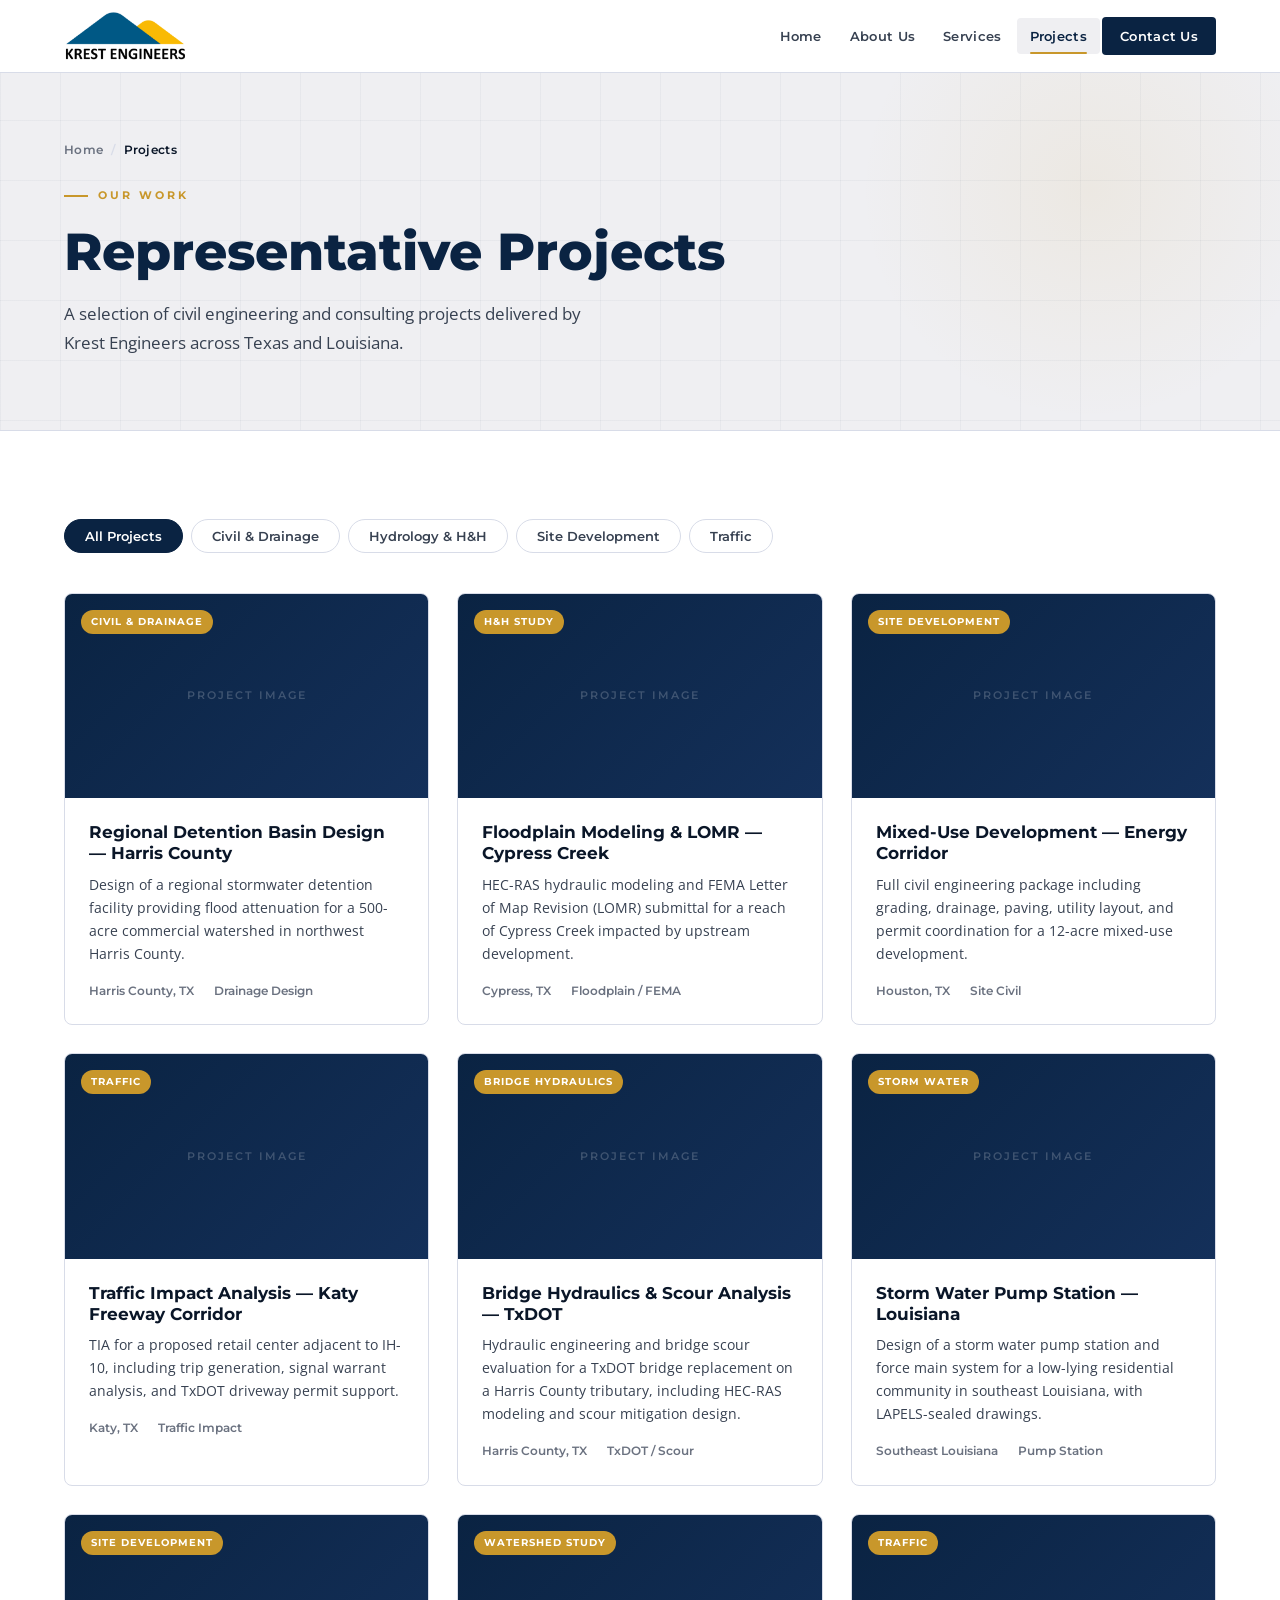
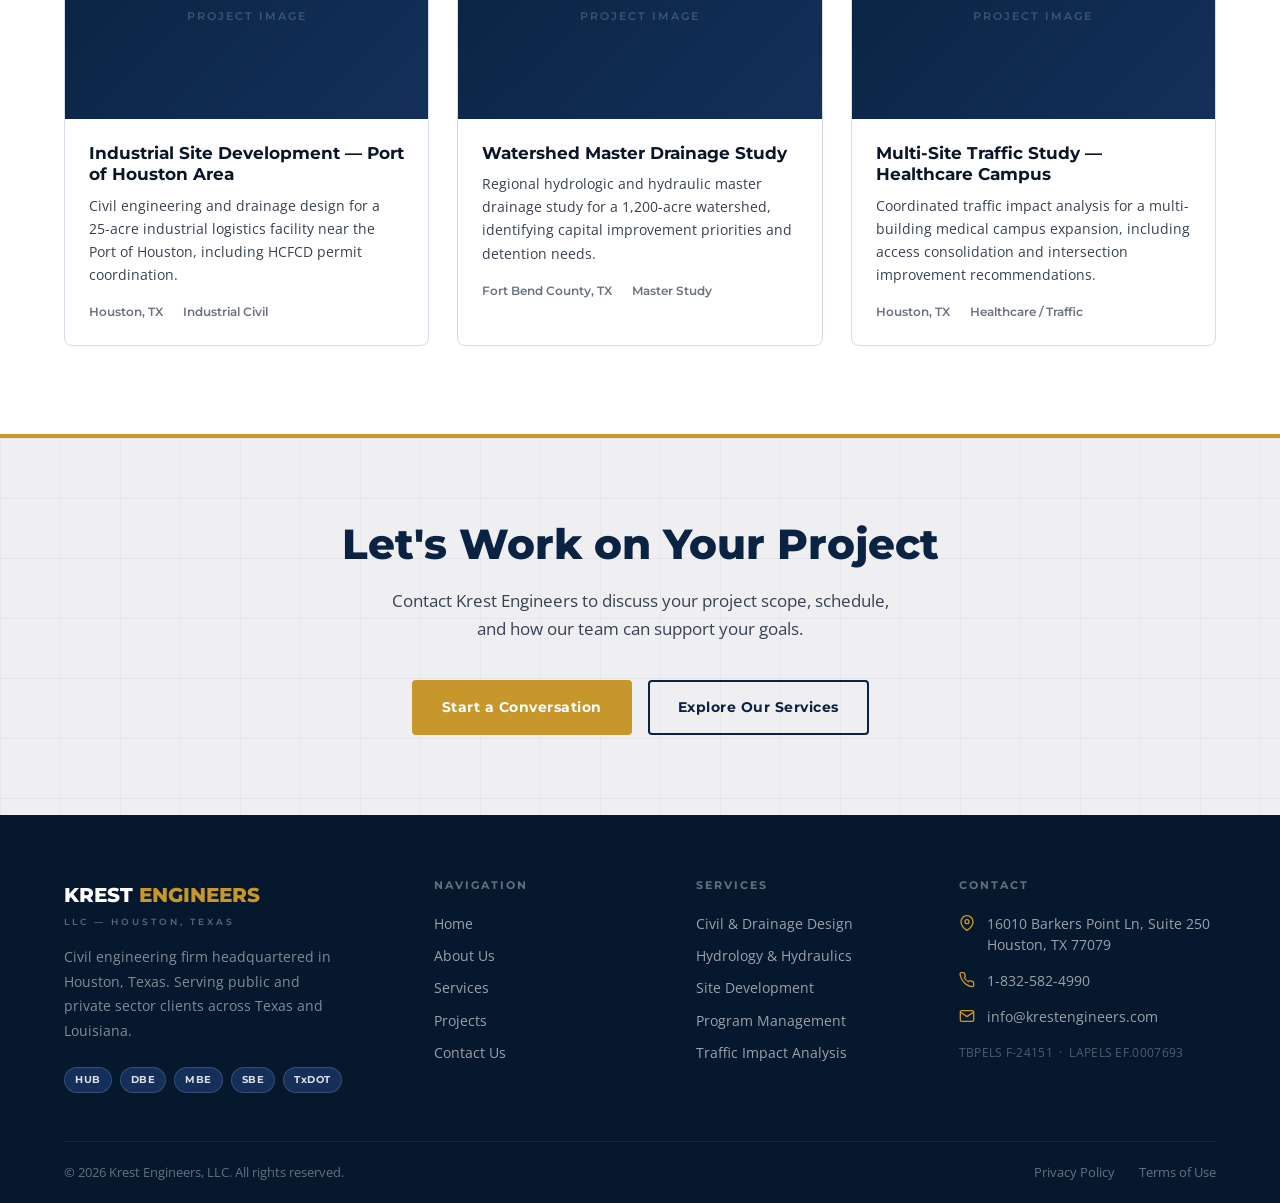
<file: projects.html>
<!DOCTYPE html>
<html lang="en">
<head>
  <meta charset="UTF-8">
  <meta name="viewport" content="width=device-width, initial-scale=1.0">
  <title>Projects | Krest Engineers, LLC</title>
  <meta name="description" content="View representative projects by Krest Engineers, LLC — civil engineering and consulting work across drainage design, hydrology, site development, and transportation in Texas.">
  <link rel="stylesheet" href="css/styles.css">
</head>
<body>

  <!-- ── NAVIGATION ── -->
  <nav class="nav" id="nav">
    <div class="nav-inner">
      <a href="index.html" class="nav-logo">
        <img src="assets/logo.png" alt="Krest Engineers" class="nav-logo-img">
      </a>
      <div class="nav-links" id="navLinks">
        <a href="index.html">Home</a>
        <a href="about.html">About Us</a>
        <a href="services.html">Services</a>
        <a href="projects.html" class="active">Projects</a>
        <a href="contact.html" class="nav-cta">Contact Us</a>
      </div>
      <button class="nav-hamburger" id="hamburger" aria-label="Toggle menu" aria-expanded="false">
        <span></span><span></span><span></span>
      </button>
    </div>
  </nav>

  <!-- ── PAGE HERO ── -->
  <section class="page-hero">
    <div class="container">
      <div class="breadcrumb">
        <a href="index.html">Home</a>
        <span class="sep">/</span>
        <span class="current">Projects</span>
      </div>
      <span class="eyebrow">Our Work</span>
      <h1>Representative Projects</h1>
      <p>A selection of civil engineering and consulting projects delivered by Krest Engineers across Texas and Louisiana.</p>
    </div>
  </section>

  <!-- ── PROJECTS ── -->
  <section class="section">
    <div class="container">

      <div class="projects-filter">
        <button class="filter-btn active" data-filter="all">All Projects</button>
        <button class="filter-btn" data-filter="drainage">Civil &amp; Drainage</button>
        <button class="filter-btn" data-filter="hydrology">Hydrology &amp; H&amp;H</button>
        <button class="filter-btn" data-filter="site">Site Development</button>
        <button class="filter-btn" data-filter="traffic">Traffic</button>
      </div>

      <div class="projects-grid">

        <div class="project-card" data-category="drainage">
          <div class="project-image">
            <span class="project-image-label">Project Image</span>
            <span class="project-tag">Civil &amp; Drainage</span>
          </div>
          <div class="project-body">
            <h3>Regional Detention Basin Design — Harris County</h3>
            <p>Design of a regional stormwater detention facility providing flood attenuation for a 500-acre commercial watershed in northwest Harris County.</p>
            <div class="project-meta">
              <span>Harris County, TX</span>
              <span>Drainage Design</span>
            </div>
          </div>
        </div>

        <div class="project-card" data-category="hydrology">
          <div class="project-image">
            <span class="project-image-label">Project Image</span>
            <span class="project-tag">H&amp;H Study</span>
          </div>
          <div class="project-body">
            <h3>Floodplain Modeling &amp; LOMR — Cypress Creek</h3>
            <p>HEC-RAS hydraulic modeling and FEMA Letter of Map Revision (LOMR) submittal for a reach of Cypress Creek impacted by upstream development.</p>
            <div class="project-meta">
              <span>Cypress, TX</span>
              <span>Floodplain / FEMA</span>
            </div>
          </div>
        </div>

        <div class="project-card" data-category="site">
          <div class="project-image">
            <span class="project-image-label">Project Image</span>
            <span class="project-tag">Site Development</span>
          </div>
          <div class="project-body">
            <h3>Mixed-Use Development — Energy Corridor</h3>
            <p>Full civil engineering package including grading, drainage, paving, utility layout, and permit coordination for a 12-acre mixed-use development.</p>
            <div class="project-meta">
              <span>Houston, TX</span>
              <span>Site Civil</span>
            </div>
          </div>
        </div>

        <div class="project-card" data-category="traffic">
          <div class="project-image">
            <span class="project-image-label">Project Image</span>
            <span class="project-tag">Traffic</span>
          </div>
          <div class="project-body">
            <h3>Traffic Impact Analysis — Katy Freeway Corridor</h3>
            <p>TIA for a proposed retail center adjacent to IH-10, including trip generation, signal warrant analysis, and TxDOT driveway permit support.</p>
            <div class="project-meta">
              <span>Katy, TX</span>
              <span>Traffic Impact</span>
            </div>
          </div>
        </div>

        <div class="project-card" data-category="hydrology">
          <div class="project-image">
            <span class="project-image-label">Project Image</span>
            <span class="project-tag">Bridge Hydraulics</span>
          </div>
          <div class="project-body">
            <h3>Bridge Hydraulics &amp; Scour Analysis — TxDOT</h3>
            <p>Hydraulic engineering and bridge scour evaluation for a TxDOT bridge replacement on a Harris County tributary, including HEC-RAS modeling and scour mitigation design.</p>
            <div class="project-meta">
              <span>Harris County, TX</span>
              <span>TxDOT / Scour</span>
            </div>
          </div>
        </div>

        <div class="project-card" data-category="drainage">
          <div class="project-image">
            <span class="project-image-label">Project Image</span>
            <span class="project-tag">Storm Water</span>
          </div>
          <div class="project-body">
            <h3>Storm Water Pump Station — Louisiana</h3>
            <p>Design of a storm water pump station and force main system for a low-lying residential community in southeast Louisiana, with LAPELS-sealed drawings.</p>
            <div class="project-meta">
              <span>Southeast Louisiana</span>
              <span>Pump Station</span>
            </div>
          </div>
        </div>

        <div class="project-card" data-category="site">
          <div class="project-image">
            <span class="project-image-label">Project Image</span>
            <span class="project-tag">Site Development</span>
          </div>
          <div class="project-body">
            <h3>Industrial Site Development — Port of Houston Area</h3>
            <p>Civil engineering and drainage design for a 25-acre industrial logistics facility near the Port of Houston, including HCFCD permit coordination.</p>
            <div class="project-meta">
              <span>Houston, TX</span>
              <span>Industrial Civil</span>
            </div>
          </div>
        </div>

        <div class="project-card" data-category="hydrology">
          <div class="project-image">
            <span class="project-image-label">Project Image</span>
            <span class="project-tag">Watershed Study</span>
          </div>
          <div class="project-body">
            <h3>Watershed Master Drainage Study</h3>
            <p>Regional hydrologic and hydraulic master drainage study for a 1,200-acre watershed, identifying capital improvement priorities and detention needs.</p>
            <div class="project-meta">
              <span>Fort Bend County, TX</span>
              <span>Master Study</span>
            </div>
          </div>
        </div>

        <div class="project-card" data-category="traffic">
          <div class="project-image">
            <span class="project-image-label">Project Image</span>
            <span class="project-tag">Traffic</span>
          </div>
          <div class="project-body">
            <h3>Multi-Site Traffic Study — Healthcare Campus</h3>
            <p>Coordinated traffic impact analysis for a multi-building medical campus expansion, including access consolidation and intersection improvement recommendations.</p>
            <div class="project-meta">
              <span>Houston, TX</span>
              <span>Healthcare / Traffic</span>
            </div>
          </div>
        </div>

      </div>
    </div>
  </section>

  <!-- ── CTA BANNER ── -->
  <section class="cta-banner">
    <div class="container">
      <h2>Let's Work on Your Project</h2>
      <p>Contact Krest Engineers to discuss your project scope, schedule, and how our team can support your goals.</p>
      <div class="cta-actions">
        <a href="contact.html" class="btn btn-primary">Start a Conversation</a>
        <a href="services.html" class="btn btn-outline">Explore Our Services</a>
      </div>
    </div>
  </section>

  <!-- ── FOOTER ── -->
  <footer class="footer">
    <div class="container">
      <div class="footer-grid">
        <div class="footer-brand">
          <div>
            <div class="footer-logo-name">KREST <span>ENGINEERS</span></div>
            <div class="footer-logo-sub">LLC &mdash; Houston, Texas</div>
          </div>
          <p>Civil engineering firm headquartered in Houston, Texas. Serving public and private sector clients across Texas and Louisiana.</p>
          <div class="footer-certs">
            <span class="footer-cert-badge">HUB</span>
            <span class="footer-cert-badge">DBE</span>
            <span class="footer-cert-badge">MBE</span>
            <span class="footer-cert-badge">SBE</span>
            <span class="footer-cert-badge">TxDOT</span>
          </div>
        </div>
        <div class="footer-col">
          <h4>Navigation</h4>
          <div class="footer-links">
            <a href="index.html">Home</a>
            <a href="about.html">About Us</a>
            <a href="services.html">Services</a>
            <a href="projects.html">Projects</a>
            <a href="contact.html">Contact Us</a>
          </div>
        </div>
        <div class="footer-col">
          <h4>Services</h4>
          <div class="footer-links">
            <a href="services.html#civil-drainage">Civil &amp; Drainage Design</a>
            <a href="services.html#hydrology">Hydrology &amp; Hydraulics</a>
            <a href="services.html#site-development">Site Development</a>
            <a href="services.html#program-management">Program Management</a>
            <a href="services.html#traffic">Traffic Impact Analysis</a>
          </div>
        </div>
        <div class="footer-col">
          <h4>Contact</h4>
          <div class="footer-contact-item">
            <svg viewBox="0 0 24 24" fill="none" stroke="currentColor" stroke-width="2" stroke-linecap="round" stroke-linejoin="round"><path d="M21 10c0 7-9 13-9 13s-9-6-9-13a9 9 0 0 1 18 0z"/><circle cx="12" cy="10" r="3"/></svg>
            <span>16010 Barkers Point Ln, Suite 250<br>Houston, TX 77079</span>
          </div>
          <div class="footer-contact-item">
            <svg viewBox="0 0 24 24" fill="none" stroke="currentColor" stroke-width="2" stroke-linecap="round" stroke-linejoin="round"><path d="M22 16.92v3a2 2 0 0 1-2.18 2 19.79 19.79 0 0 1-8.63-3.07A19.5 19.5 0 0 1 4.69 12 19.79 19.79 0 0 1 1.61 3.18 2 2 0 0 1 3.6 1h3a2 2 0 0 1 2 1.72c.127.96.361 1.903.7 2.81a2 2 0 0 1-.45 2.11L7.91 8.6a16 16 0 0 0 6 6l.96-.95a2 2 0 0 1 2.11-.45c.907.339 1.85.573 2.81.7A2 2 0 0 1 21.72 16z"/></svg>
            <a href="tel:+18325824990">1-832-582-4990</a>
          </div>
          <div class="footer-contact-item">
            <svg viewBox="0 0 24 24" fill="none" stroke="currentColor" stroke-width="2" stroke-linecap="round" stroke-linejoin="round"><path d="M4 4h16c1.1 0 2 .9 2 2v12c0 1.1-.9 2-2 2H4c-1.1 0-2-.9-2-2V6c0-1.1.9-2 2-2z"/><polyline points="22,6 12,13 2,6"/></svg>
            <a href="mailto:info@krestengineers.com">info@krestengineers.com</a>
          </div>
          <div class="footer-license">TBPELS F-24151 &nbsp;&middot;&nbsp; LAPELS EF.0007693</div>
        </div>
      </div>
      <div class="footer-bottom">
        <p>&copy; 2026 Krest Engineers, LLC. All rights reserved.</p>
        <div class="footer-bottom-links">
          <a href="#">Privacy Policy</a>
          <a href="#">Terms of Use</a>
        </div>
      </div>
    </div>
  </footer>

  <script src="js/main.js"></script>
</body>
</html>
</file>
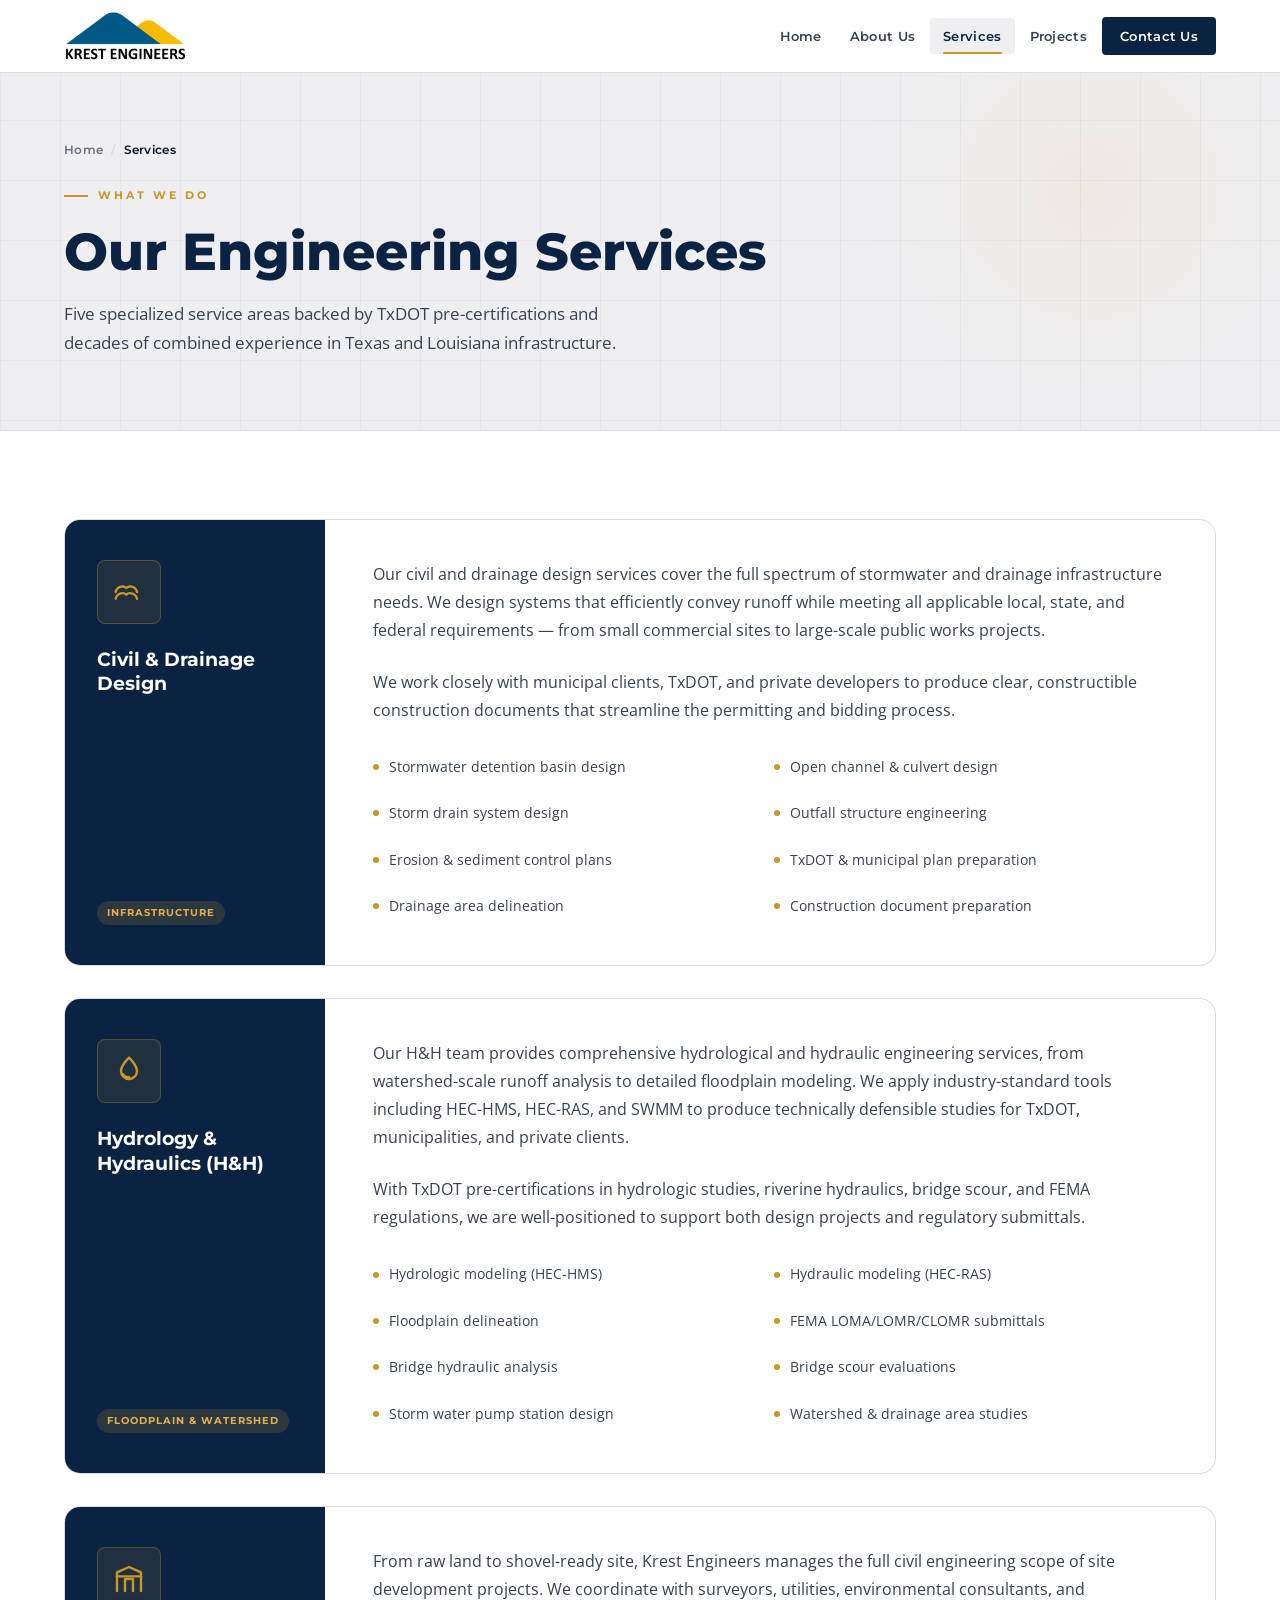
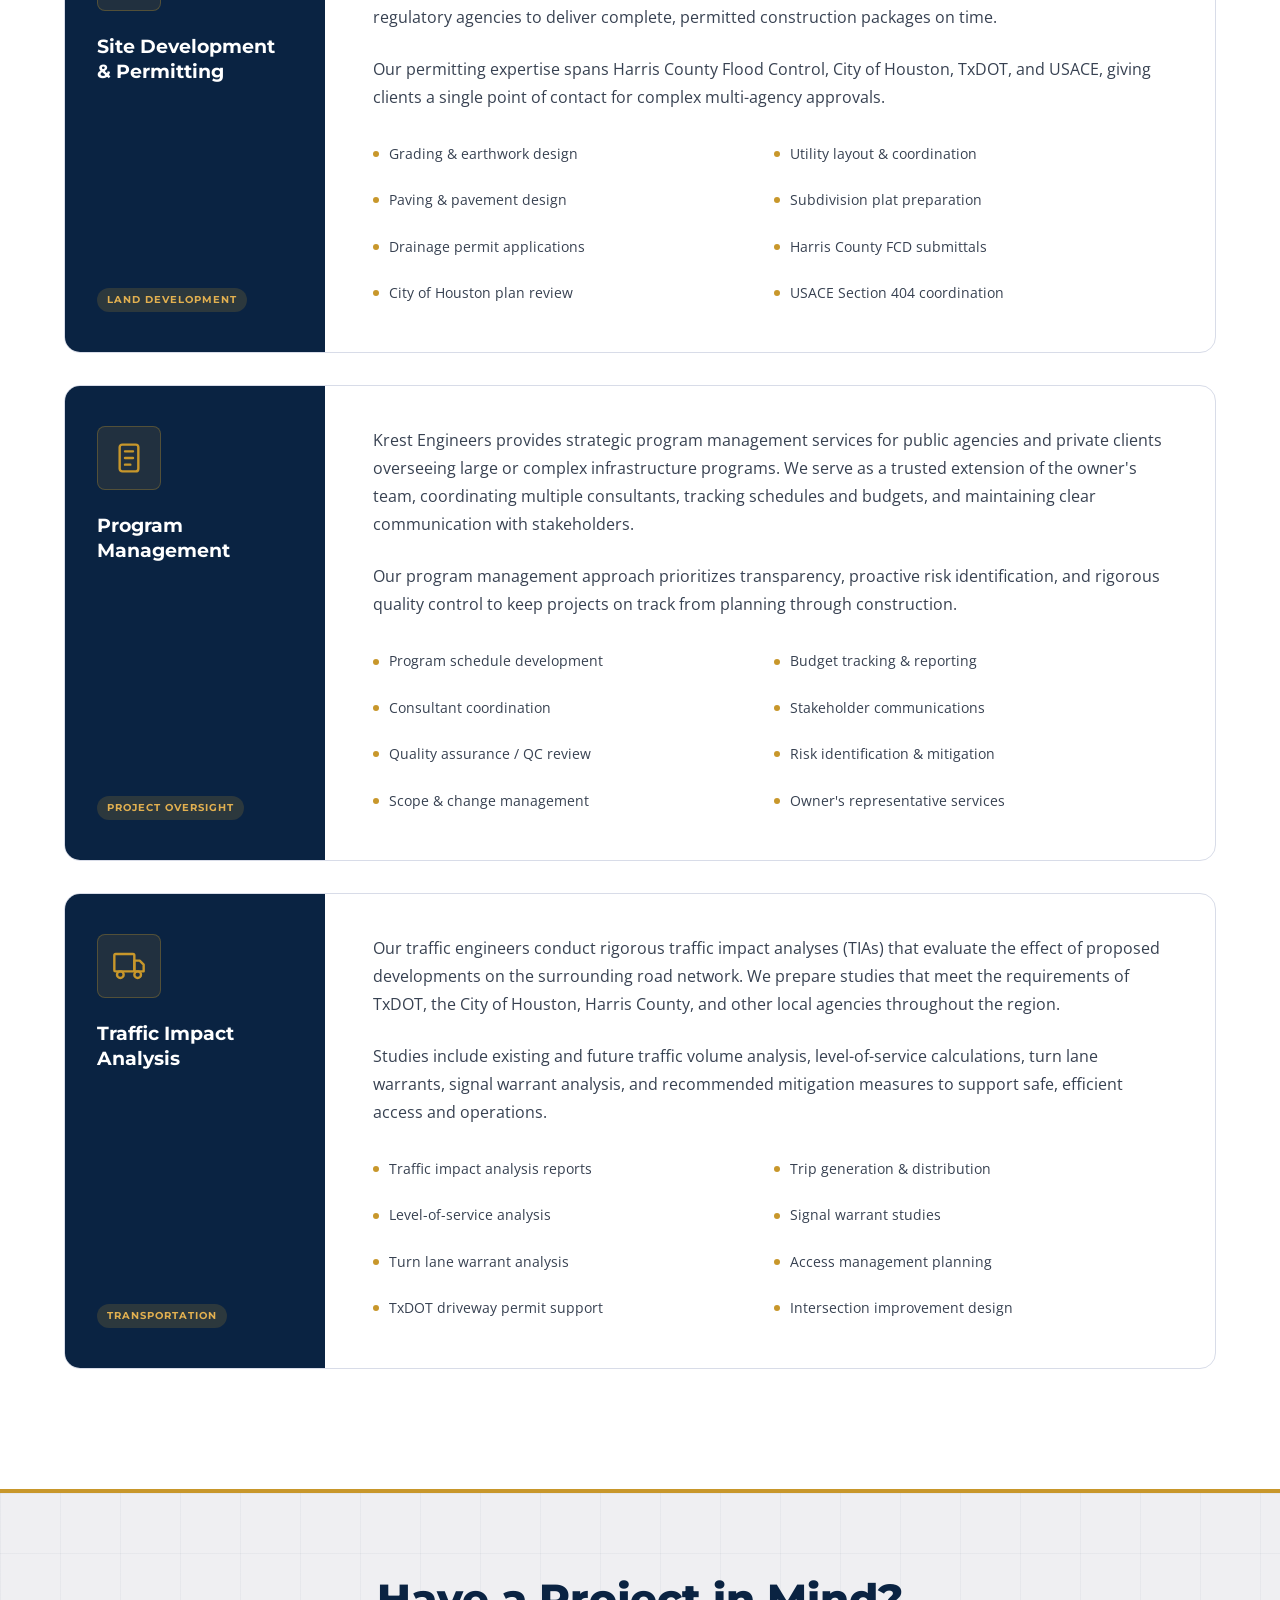
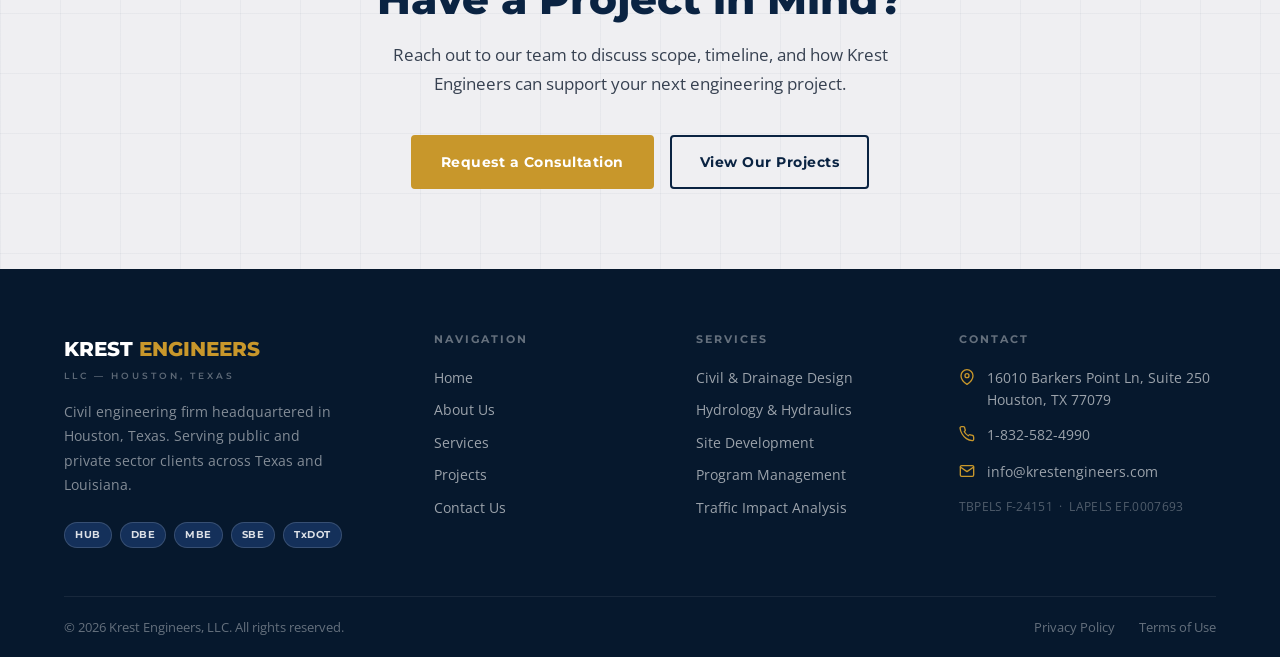
<file: services.html>
<!DOCTYPE html>
<html lang="en">
<head>
  <meta charset="UTF-8">
  <meta name="viewport" content="width=device-width, initial-scale=1.0">
  <title>Services | Krest Engineers, LLC</title>
  <meta name="description" content="Krest Engineers offers civil &amp; drainage design, hydrology &amp; hydraulics, site development, program management, and traffic impact analysis services in Houston, TX.">
  <link rel="stylesheet" href="css/styles.css">
</head>
<body>

  <!-- ── NAVIGATION ── -->
  <nav class="nav" id="nav">
    <div class="nav-inner">
      <a href="index.html" class="nav-logo">
        <img src="assets/logo.png" alt="Krest Engineers" class="nav-logo-img">
      </a>
      <div class="nav-links" id="navLinks">
        <a href="index.html">Home</a>
        <a href="about.html">About Us</a>
        <a href="services.html" class="active">Services</a>
        <a href="projects.html">Projects</a>
        <a href="contact.html" class="nav-cta">Contact Us</a>
      </div>
      <button class="nav-hamburger" id="hamburger" aria-label="Toggle menu" aria-expanded="false">
        <span></span><span></span><span></span>
      </button>
    </div>
  </nav>

  <!-- ── PAGE HERO ── -->
  <section class="page-hero">
    <div class="container">
      <div class="breadcrumb">
        <a href="index.html">Home</a>
        <span class="sep">/</span>
        <span class="current">Services</span>
      </div>
      <span class="eyebrow">What We Do</span>
      <h1>Our Engineering Services</h1>
      <p>Five specialized service areas backed by TxDOT pre-certifications and decades of combined experience in Texas and Louisiana infrastructure.</p>
    </div>
  </section>

  <!-- ── SERVICE DETAILS ── -->
  <section class="section">
    <div class="container">

      <!-- Civil & Drainage -->
      <div class="service-detail-card" id="civil-drainage">
        <div class="service-detail-sidebar">
          <div class="service-detail-icon">
            <svg viewBox="0 0 24 24" fill="none" stroke="currentColor" stroke-width="1.8" stroke-linecap="round" stroke-linejoin="round">
              <path d="M2 12c.5-2 2-3.5 4-4 1.5-.4 3 0 4 1 1-1 2.5-1.4 4-1 2 .5 3.5 2 4 4"/>
              <path d="M2 17c.5-2 2-3.5 4-4 1.5-.4 3 0 4 1 1-1 2.5-1.4 4-1 2 .5 3.5 2 4 4"/>
            </svg>
          </div>
          <h3>Civil &amp; Drainage Design</h3>
          <span class="service-tag">Infrastructure</span>
        </div>
        <div class="service-detail-body">
          <p>Our civil and drainage design services cover the full spectrum of stormwater and drainage infrastructure needs. We design systems that efficiently convey runoff while meeting all applicable local, state, and federal requirements — from small commercial sites to large-scale public works projects.</p>
          <p>We work closely with municipal clients, TxDOT, and private developers to produce clear, constructible construction documents that streamline the permitting and bidding process.</p>
          <div class="service-features">
            <div class="service-feature">Stormwater detention basin design</div>
            <div class="service-feature">Open channel &amp; culvert design</div>
            <div class="service-feature">Storm drain system design</div>
            <div class="service-feature">Outfall structure engineering</div>
            <div class="service-feature">Erosion &amp; sediment control plans</div>
            <div class="service-feature">TxDOT &amp; municipal plan preparation</div>
            <div class="service-feature">Drainage area delineation</div>
            <div class="service-feature">Construction document preparation</div>
          </div>
        </div>
      </div>

      <!-- H&H -->
      <div class="service-detail-card" id="hydrology">
        <div class="service-detail-sidebar">
          <div class="service-detail-icon">
            <svg viewBox="0 0 24 24" fill="none" stroke="currentColor" stroke-width="1.8" stroke-linecap="round" stroke-linejoin="round">
              <path d="M12 2c-4 4-6 7-6 10a6 6 0 0 0 12 0c0-3-2-6-6-10z"/>
              <path d="M7.5 14.5a4.5 4.5 0 0 0 4.5 2"/>
            </svg>
          </div>
          <h3>Hydrology &amp; Hydraulics (H&amp;H)</h3>
          <span class="service-tag">Floodplain &amp; Watershed</span>
        </div>
        <div class="service-detail-body">
          <p>Our H&amp;H team provides comprehensive hydrological and hydraulic engineering services, from watershed-scale runoff analysis to detailed floodplain modeling. We apply industry-standard tools including HEC-HMS, HEC-RAS, and SWMM to produce technically defensible studies for TxDOT, municipalities, and private clients.</p>
          <p>With TxDOT pre-certifications in hydrologic studies, riverine hydraulics, bridge scour, and FEMA regulations, we are well-positioned to support both design projects and regulatory submittals.</p>
          <div class="service-features">
            <div class="service-feature">Hydrologic modeling (HEC-HMS)</div>
            <div class="service-feature">Hydraulic modeling (HEC-RAS)</div>
            <div class="service-feature">Floodplain delineation</div>
            <div class="service-feature">FEMA LOMA/LOMR/CLOMR submittals</div>
            <div class="service-feature">Bridge hydraulic analysis</div>
            <div class="service-feature">Bridge scour evaluations</div>
            <div class="service-feature">Storm water pump station design</div>
            <div class="service-feature">Watershed &amp; drainage area studies</div>
          </div>
        </div>
      </div>

      <!-- Site Development -->
      <div class="service-detail-card" id="site-development">
        <div class="service-detail-sidebar">
          <div class="service-detail-icon">
            <svg viewBox="0 0 24 24" fill="none" stroke="currentColor" stroke-width="1.8" stroke-linecap="round" stroke-linejoin="round">
              <path d="M3 21V7l9-4 9 4v14"/>
              <path d="M9 21V12h6v9"/>
              <path d="M3 10h18"/>
            </svg>
          </div>
          <h3>Site Development &amp; Permitting</h3>
          <span class="service-tag">Land Development</span>
        </div>
        <div class="service-detail-body">
          <p>From raw land to shovel-ready site, Krest Engineers manages the full civil engineering scope of site development projects. We coordinate with surveyors, utilities, environmental consultants, and regulatory agencies to deliver complete, permitted construction packages on time.</p>
          <p>Our permitting expertise spans Harris County Flood Control, City of Houston, TxDOT, and USACE, giving clients a single point of contact for complex multi-agency approvals.</p>
          <div class="service-features">
            <div class="service-feature">Grading &amp; earthwork design</div>
            <div class="service-feature">Utility layout &amp; coordination</div>
            <div class="service-feature">Paving &amp; pavement design</div>
            <div class="service-feature">Subdivision plat preparation</div>
            <div class="service-feature">Drainage permit applications</div>
            <div class="service-feature">Harris County FCD submittals</div>
            <div class="service-feature">City of Houston plan review</div>
            <div class="service-feature">USACE Section 404 coordination</div>
          </div>
        </div>
      </div>

      <!-- Program Management -->
      <div class="service-detail-card" id="program-management">
        <div class="service-detail-sidebar">
          <div class="service-detail-icon">
            <svg viewBox="0 0 24 24" fill="none" stroke="currentColor" stroke-width="1.8" stroke-linecap="round" stroke-linejoin="round">
              <rect x="5" y="2" width="14" height="20" rx="2"/>
              <path d="M9 7h6M9 12h6M9 17h4"/>
            </svg>
          </div>
          <h3>Program Management</h3>
          <span class="service-tag">Project Oversight</span>
        </div>
        <div class="service-detail-body">
          <p>Krest Engineers provides strategic program management services for public agencies and private clients overseeing large or complex infrastructure programs. We serve as a trusted extension of the owner's team, coordinating multiple consultants, tracking schedules and budgets, and maintaining clear communication with stakeholders.</p>
          <p>Our program management approach prioritizes transparency, proactive risk identification, and rigorous quality control to keep projects on track from planning through construction.</p>
          <div class="service-features">
            <div class="service-feature">Program schedule development</div>
            <div class="service-feature">Budget tracking &amp; reporting</div>
            <div class="service-feature">Consultant coordination</div>
            <div class="service-feature">Stakeholder communications</div>
            <div class="service-feature">Quality assurance / QC review</div>
            <div class="service-feature">Risk identification &amp; mitigation</div>
            <div class="service-feature">Scope &amp; change management</div>
            <div class="service-feature">Owner's representative services</div>
          </div>
        </div>
      </div>

      <!-- Traffic Impact Analysis -->
      <div class="service-detail-card" id="traffic">
        <div class="service-detail-sidebar">
          <div class="service-detail-icon">
            <svg viewBox="0 0 24 24" fill="none" stroke="currentColor" stroke-width="1.8" stroke-linecap="round" stroke-linejoin="round">
              <rect x="1" y="3" width="15" height="13" rx="1"/>
              <path d="M16 8h4l3 3v5h-7V8z"/>
              <circle cx="5.5" cy="18.5" r="2.5"/>
              <circle cx="18.5" cy="18.5" r="2.5"/>
            </svg>
          </div>
          <h3>Traffic Impact Analysis</h3>
          <span class="service-tag">Transportation</span>
        </div>
        <div class="service-detail-body">
          <p>Our traffic engineers conduct rigorous traffic impact analyses (TIAs) that evaluate the effect of proposed developments on the surrounding road network. We prepare studies that meet the requirements of TxDOT, the City of Houston, Harris County, and other local agencies throughout the region.</p>
          <p>Studies include existing and future traffic volume analysis, level-of-service calculations, turn lane warrants, signal warrant analysis, and recommended mitigation measures to support safe, efficient access and operations.</p>
          <div class="service-features">
            <div class="service-feature">Traffic impact analysis reports</div>
            <div class="service-feature">Trip generation &amp; distribution</div>
            <div class="service-feature">Level-of-service analysis</div>
            <div class="service-feature">Signal warrant studies</div>
            <div class="service-feature">Turn lane warrant analysis</div>
            <div class="service-feature">Access management planning</div>
            <div class="service-feature">TxDOT driveway permit support</div>
            <div class="service-feature">Intersection improvement design</div>
          </div>
        </div>
      </div>

    </div>
  </section>

  <!-- ── CTA BANNER ── -->
  <section class="cta-banner">
    <div class="container">
      <h2>Have a Project in Mind?</h2>
      <p>Reach out to our team to discuss scope, timeline, and how Krest Engineers can support your next engineering project.</p>
      <div class="cta-actions">
        <a href="contact.html" class="btn btn-primary">Request a Consultation</a>
        <a href="projects.html" class="btn btn-outline">View Our Projects</a>
      </div>
    </div>
  </section>

  <!-- ── FOOTER ── -->
  <footer class="footer">
    <div class="container">
      <div class="footer-grid">
        <div class="footer-brand">
          <div>
            <div class="footer-logo-name">KREST <span>ENGINEERS</span></div>
            <div class="footer-logo-sub">LLC &mdash; Houston, Texas</div>
          </div>
          <p>Civil engineering firm headquartered in Houston, Texas. Serving public and private sector clients across Texas and Louisiana.</p>
          <div class="footer-certs">
            <span class="footer-cert-badge">HUB</span>
            <span class="footer-cert-badge">DBE</span>
            <span class="footer-cert-badge">MBE</span>
            <span class="footer-cert-badge">SBE</span>
            <span class="footer-cert-badge">TxDOT</span>
          </div>
        </div>
        <div class="footer-col">
          <h4>Navigation</h4>
          <div class="footer-links">
            <a href="index.html">Home</a>
            <a href="about.html">About Us</a>
            <a href="services.html">Services</a>
            <a href="projects.html">Projects</a>
            <a href="contact.html">Contact Us</a>
          </div>
        </div>
        <div class="footer-col">
          <h4>Services</h4>
          <div class="footer-links">
            <a href="services.html#civil-drainage">Civil &amp; Drainage Design</a>
            <a href="services.html#hydrology">Hydrology &amp; Hydraulics</a>
            <a href="services.html#site-development">Site Development</a>
            <a href="services.html#program-management">Program Management</a>
            <a href="services.html#traffic">Traffic Impact Analysis</a>
          </div>
        </div>
        <div class="footer-col">
          <h4>Contact</h4>
          <div class="footer-contact-item">
            <svg viewBox="0 0 24 24" fill="none" stroke="currentColor" stroke-width="2" stroke-linecap="round" stroke-linejoin="round"><path d="M21 10c0 7-9 13-9 13s-9-6-9-13a9 9 0 0 1 18 0z"/><circle cx="12" cy="10" r="3"/></svg>
            <span>16010 Barkers Point Ln, Suite 250<br>Houston, TX 77079</span>
          </div>
          <div class="footer-contact-item">
            <svg viewBox="0 0 24 24" fill="none" stroke="currentColor" stroke-width="2" stroke-linecap="round" stroke-linejoin="round"><path d="M22 16.92v3a2 2 0 0 1-2.18 2 19.79 19.79 0 0 1-8.63-3.07A19.5 19.5 0 0 1 4.69 12 19.79 19.79 0 0 1 1.61 3.18 2 2 0 0 1 3.6 1h3a2 2 0 0 1 2 1.72c.127.96.361 1.903.7 2.81a2 2 0 0 1-.45 2.11L7.91 8.6a16 16 0 0 0 6 6l.96-.95a2 2 0 0 1 2.11-.45c.907.339 1.85.573 2.81.7A2 2 0 0 1 21.72 16z"/></svg>
            <a href="tel:+18325824990">1-832-582-4990</a>
          </div>
          <div class="footer-contact-item">
            <svg viewBox="0 0 24 24" fill="none" stroke="currentColor" stroke-width="2" stroke-linecap="round" stroke-linejoin="round"><path d="M4 4h16c1.1 0 2 .9 2 2v12c0 1.1-.9 2-2 2H4c-1.1 0-2-.9-2-2V6c0-1.1.9-2 2-2z"/><polyline points="22,6 12,13 2,6"/></svg>
            <a href="mailto:info@krestengineers.com">info@krestengineers.com</a>
          </div>
          <div class="footer-license">TBPELS F-24151 &nbsp;&middot;&nbsp; LAPELS EF.0007693</div>
        </div>
      </div>
      <div class="footer-bottom">
        <p>&copy; 2026 Krest Engineers, LLC. All rights reserved.</p>
        <div class="footer-bottom-links">
          <a href="#">Privacy Policy</a>
          <a href="#">Terms of Use</a>
        </div>
      </div>
    </div>
  </footer>

  <script src="js/main.js"></script>
</body>
</html>
</file>
<file: css/styles.css>
@import url('https://fonts.googleapis.com/css2?family=Montserrat:wght@400;500;600;700;800&family=Open+Sans:wght@400;500;600&display=swap');

*, *::before, *::after { box-sizing: border-box; margin: 0; padding: 0; }

:root {
  --navy:        #0A2342;
  --navy-light:  #14305A;
  --navy-dark:   #06182D;
  --gold:        #C8972B;
  --gold-light:  #E2B050;
  --gold-dark:   #A67C20;
  --white:       #FFFFFF;
  --off-white:   #F8F9FB;
  --blue-pale:   #EFEFF2;
  --blue-xlight: #F5F5F7;
  --gray-light:  #F0F2F7;
  --gray-mid:    #D8DCE8;
  --text-dark:   #0A1628;
  --text-mid:    #374151;
  --text-light:  #6B7280;
  --shadow-sm:   0 2px 8px rgba(10,35,66,.08);
  --shadow-md:   0 4px 24px rgba(10,35,66,.12);
  --shadow-lg:   0 8px 48px rgba(10,35,66,.18);
  --radius-sm:   4px;
  --radius-md:   8px;
  --radius-lg:   16px;
  --transition:  0.25s ease;
  --max-width:   1200px;
}

html { scroll-behavior: smooth; }

body {
  font-family: 'Open Sans', sans-serif;
  color: var(--text-dark);
  background: var(--white);
  line-height: 1.6;
  font-size: 16px;
}

h1, h2, h3, h4, h5, h6 {
  font-family: 'Montserrat', sans-serif;
  line-height: 1.25;
  color: var(--text-dark);
}

a { text-decoration: none; color: inherit; }
img { max-width: 100%; display: block; }
ul { list-style: none; }

/* ── LAYOUT ── */
.container { max-width: var(--max-width); margin: 0 auto; padding: 0 24px; }

.section { padding: 88px 0; }
.section-alt { background: var(--off-white); }
.section-navy { background: var(--navy); color: var(--white); }

.section-header { text-align: center; margin-bottom: 56px; }
.section-header .eyebrow {
  font-family: 'Montserrat', sans-serif;
  font-size: 11px; font-weight: 700;
  letter-spacing: 3px; text-transform: uppercase;
  color: var(--gold); margin-bottom: 12px; display: block;
}
.section-header h2 { font-size: clamp(28px, 4vw, 40px); font-weight: 800; margin-bottom: 16px; }
.section-header p { font-size: 17px; color: var(--text-mid); max-width: 560px; margin: 0 auto; line-height: 1.7; }
.section-navy .section-header h2 { color: var(--white); }
.section-navy .section-header p { color: rgba(255,255,255,.72); }

/* ── BUTTONS ── */
.btn {
  display: inline-flex; align-items: center; gap: 8px;
  padding: 14px 28px;
  font-family: 'Montserrat', sans-serif; font-size: 14px; font-weight: 700; letter-spacing: .5px;
  border-radius: var(--radius-sm); cursor: pointer; border: 2px solid transparent;
  transition: all var(--transition); text-decoration: none;
}
.btn-primary { background: var(--gold); color: var(--white); border-color: var(--gold); }
.btn-primary:hover { background: var(--gold-dark); border-color: var(--gold-dark); transform: translateY(-1px); box-shadow: var(--shadow-md); }
.btn-outline { background: transparent; color: var(--white); border-color: rgba(255,255,255,.7); }
.btn-outline:hover { background: var(--white); color: var(--navy); border-color: var(--white); transform: translateY(-1px); }
.btn-navy { background: var(--navy); color: var(--white); border-color: var(--navy); }
.btn-navy:hover { background: var(--navy-light); border-color: var(--navy-light); transform: translateY(-1px); box-shadow: var(--shadow-md); }

/* ── NAVIGATION ── */
.nav {
  position: fixed; top: 0; left: 0; right: 0; z-index: 1000;
  background: var(--white); border-bottom: 1px solid var(--gray-mid);
  transition: all var(--transition);
}
.nav.scrolled { box-shadow: var(--shadow-md); background: rgba(255,255,255,.97); backdrop-filter: blur(10px); }

.nav-inner {
  max-width: var(--max-width); margin: 0 auto; padding: 0 24px;
  height: 72px; display: flex; align-items: center; justify-content: space-between;
}

.nav-logo { display: flex; align-items: center; }
.nav-logo-img { height: 52px; width: auto; display: block; }

.nav-links { display: flex; align-items: center; gap: 2px; }
.nav-links a {
  font-family: 'Montserrat', sans-serif; font-size: 13px; font-weight: 600; letter-spacing: .3px;
  color: var(--text-mid); padding: 8px 13px; border-radius: var(--radius-sm);
  transition: all var(--transition); position: relative;
}
.nav-links a:hover, .nav-links a.active { color: var(--navy); background: var(--blue-pale); }
.nav-links a.active::after {
  content: ''; position: absolute; bottom: 0; left: 13px; right: 13px;
  height: 2px; background: var(--gold); border-radius: 1px;
}
.nav-cta { background: var(--navy) !important; color: var(--white) !important; padding: 9px 18px !important; border-radius: var(--radius-sm) !important; }
.nav-cta:hover { background: var(--navy-light) !important; }
.nav-cta.active::after { display: none !important; }

.nav-hamburger { display: none; flex-direction: column; gap: 5px; cursor: pointer; padding: 4px; background: none; border: none; }
.nav-hamburger span { width: 24px; height: 2px; background: var(--navy); border-radius: 1px; transition: all var(--transition); }
.nav-hamburger.open span:nth-child(1) { transform: translateY(7px) rotate(45deg); }
.nav-hamburger.open span:nth-child(2) { opacity: 0; transform: scaleX(0); }
.nav-hamburger.open span:nth-child(3) { transform: translateY(-7px) rotate(-45deg); }

/* ── HERO ── */
.hero {
  min-height: 100vh; background: var(--blue-xlight);
  position: relative; display: flex; align-items: center; overflow: hidden;
}
.hero-bg {
  position: absolute; inset: 0;
  background: linear-gradient(135deg, #FFFFFF 0%, var(--blue-pale) 60%, #E4E4E8 100%);
}
.hero-bg::before {
  content: ''; position: absolute; inset: 0;
  background-image: linear-gradient(rgba(10,35,66,.04) 1px, transparent 1px),
                    linear-gradient(90deg, rgba(10,35,66,.04) 1px, transparent 1px);
  background-size: 60px 60px;
}
.hero-bg::after {
  content: ''; position: absolute; right: -80px; top: -80px;
  width: 640px; height: 640px;
  background: radial-gradient(circle, rgba(200,151,43,.1) 0%, transparent 65%);
  border-radius: 50%;
}
.hero-content { position: relative; z-index: 2; padding: 128px 0 88px; }

.hero-eyebrow {
  display: inline-flex; align-items: center; gap: 10px;
  font-family: 'Montserrat', sans-serif; font-size: 11px; font-weight: 700;
  letter-spacing: 3px; text-transform: uppercase; color: var(--gold); margin-bottom: 20px;
}
.hero-eyebrow::before { content: ''; width: 28px; height: 2px; background: var(--gold); }

.hero h1 { font-size: clamp(38px, 5.5vw, 68px); font-weight: 800; color: var(--navy); line-height: 1.08; margin-bottom: 24px; max-width: 740px; }
.hero h1 span { color: var(--gold); }
.hero-subtitle { font-size: clamp(15px, 1.8vw, 18px); color: var(--text-mid); max-width: 540px; line-height: 1.75; margin-bottom: 40px; }
.hero-actions { display: flex; gap: 16px; flex-wrap: wrap; }
.hero .btn-outline { color: var(--navy); border-color: var(--navy); }
.hero .btn-outline:hover { background: var(--navy); color: var(--white); border-color: var(--navy); }

.hero-stats {
  display: flex; gap: 56px; margin-top: 64px; padding-top: 40px;
  border-top: 1px solid rgba(10,35,66,.12); flex-wrap: wrap;
}
.hero-stat-value { font-family: 'Montserrat', sans-serif; font-size: 36px; font-weight: 800; color: var(--navy); line-height: 1; margin-bottom: 6px; }
.hero-stat-label { font-size: 13px; color: var(--text-light); letter-spacing: .3px; }

/* ── CREDENTIALS BAR ── */
.cred-bar { background: var(--navy); padding: 16px 0; }
.cred-bar-inner { display: flex; align-items: center; justify-content: center; gap: 36px; flex-wrap: wrap; padding: 0 24px; }
.cred-item {
  display: flex; align-items: center; gap: 8px;
  font-family: 'Montserrat', sans-serif; font-size: 11px; font-weight: 700;
  letter-spacing: 1.5px; text-transform: uppercase; color: rgba(255,255,255,.88); white-space: nowrap;
}
.cred-item svg { width: 16px; height: 16px; flex-shrink: 0; }
.cred-divider { width: 4px; height: 4px; background: rgba(255,255,255,.3); border-radius: 50%; }

/* ── SERVICES GRID ── */
.services-grid { display: grid; grid-template-columns: repeat(auto-fit, minmax(300px, 1fr)); gap: 24px; }

.service-card {
  background: var(--white); border: 1px solid var(--gray-mid);
  border-radius: var(--radius-md); padding: 36px 32px;
  transition: all var(--transition); position: relative; overflow: hidden;
}
.service-card::before {
  content: ''; position: absolute; top: 0; left: 0; right: 0; height: 3px;
  background: var(--gold); transform: scaleX(0); transition: transform var(--transition); transform-origin: left;
}
.service-card:hover { box-shadow: var(--shadow-lg); transform: translateY(-4px); border-color: transparent; }
.service-card:hover::before { transform: scaleX(1); }

.service-icon {
  width: 56px; height: 56px; background: var(--gray-light); border-radius: var(--radius-md);
  display: flex; align-items: center; justify-content: center;
  margin-bottom: 24px; transition: all var(--transition);
}
.service-icon svg { width: 28px; height: 28px; color: var(--navy); transition: color var(--transition); }
.service-card:hover .service-icon { background: var(--navy); }
.service-card:hover .service-icon svg { color: var(--gold); }

.service-card h3 { font-size: 18px; font-weight: 700; color: var(--text-dark); margin-bottom: 12px; }
.service-card p { font-size: 15px; color: var(--text-mid); line-height: 1.72; margin-bottom: 20px; }
.service-link {
  font-family: 'Montserrat', sans-serif; font-size: 13px; font-weight: 700; color: var(--gold);
  display: inline-flex; align-items: center; gap: 6px; transition: gap var(--transition);
}
.service-link:hover { gap: 10px; }
.service-link svg { width: 16px; height: 16px; }

/* ── ABOUT SNIPPET ── */
.about-grid { display: grid; grid-template-columns: 1fr 1fr; gap: 80px; align-items: center; }

.about-image-block { position: relative; }
.about-image-placeholder {
  width: 100%; aspect-ratio: 4/3;
  background: linear-gradient(135deg, var(--navy), var(--navy-light));
  border-radius: var(--radius-lg); display: flex; align-items: center; justify-content: center;
  color: rgba(255,255,255,.2); font-family: 'Montserrat', sans-serif;
  font-size: 13px; font-weight: 600; letter-spacing: 2px; text-transform: uppercase;
}
.about-image-placeholder img { width: 100%; height: 100%; object-fit: cover; border-radius: var(--radius-lg); }

.about-badge {
  position: absolute; bottom: -20px; right: -20px;
  background: var(--gold); color: var(--white); border-radius: var(--radius-md);
  padding: 20px 24px; text-align: center; box-shadow: var(--shadow-md);
}
.about-badge-number { font-family: 'Montserrat', sans-serif; font-size: 32px; font-weight: 800; line-height: 1; display: block; }
.about-badge-label { font-family: 'Montserrat', sans-serif; font-size: 10px; font-weight: 700; letter-spacing: 2px; text-transform: uppercase; opacity: .85; margin-top: 4px; display: block; }

.about-text .eyebrow { font-family: 'Montserrat', sans-serif; font-size: 11px; font-weight: 700; letter-spacing: 3px; text-transform: uppercase; color: var(--gold); display: block; margin-bottom: 14px; }
.about-text h2 { font-size: clamp(26px, 3vw, 36px); font-weight: 800; margin-bottom: 20px; line-height: 1.2; }
.about-text p { font-size: 16px; color: var(--text-mid); line-height: 1.75; margin-bottom: 16px; }

.about-bullets { margin: 24px 0 32px; display: flex; flex-direction: column; gap: 10px; }
.about-bullet { display: flex; align-items: center; gap: 12px; font-size: 15px; color: var(--text-mid); }
.about-bullet::before {
  content: ''; width: 20px; height: 20px; flex-shrink: 0;
  background: var(--gold) url("data:image/svg+xml,%3Csvg xmlns='http://www.w3.org/2000/svg' viewBox='0 0 24 24' fill='none' stroke='white' stroke-width='3' stroke-linecap='round' stroke-linejoin='round'%3E%3Cpolyline points='20 6 9 17 4 12'%3E%3C/polyline%3E%3C/svg%3E") center/12px no-repeat;
  border-radius: 50%;
}

/* ── CTA BANNER ── */
.cta-banner { background: var(--blue-pale); padding: 80px 0; text-align: center; position: relative; overflow: hidden; border-top: 4px solid var(--gold); }
.cta-banner::before {
  content: ''; position: absolute; inset: 0;
  background-image: linear-gradient(rgba(10,35,66,.04) 1px, transparent 1px),
                    linear-gradient(90deg, rgba(10,35,66,.04) 1px, transparent 1px);
  background-size: 60px 60px;
}
.cta-banner .container { position: relative; z-index: 2; }
.cta-banner h2 { font-size: clamp(28px, 4vw, 42px); font-weight: 800; color: var(--navy); margin-bottom: 16px; }
.cta-banner p { font-size: 17px; color: var(--text-mid); margin-bottom: 36px; max-width: 520px; margin-left: auto; margin-right: auto; line-height: 1.7; }
.cta-actions { display: flex; gap: 16px; justify-content: center; flex-wrap: wrap; }
.cta-banner .btn-outline { color: var(--navy); border-color: var(--navy); }
.cta-banner .btn-outline:hover { background: var(--navy); color: var(--white); }

/* ── PAGE HERO (inner pages) ── */
.page-hero {
  background: var(--blue-pale); padding: 140px 0 72px;
  position: relative; overflow: hidden;
  border-bottom: 1px solid var(--gray-mid);
}
.page-hero::before {
  content: ''; position: absolute; inset: 0;
  background-image: linear-gradient(rgba(10,35,66,.04) 1px, transparent 1px),
                    linear-gradient(90deg, rgba(10,35,66,.04) 1px, transparent 1px);
  background-size: 60px 60px;
}
.page-hero::after {
  content: ''; position: absolute; right: -60px; top: -60px;
  width: 500px; height: 500px;
  background: radial-gradient(circle, rgba(200,151,43,.08) 0%, transparent 65%);
  border-radius: 50%;
}
.page-hero .container { position: relative; z-index: 2; }

.breadcrumb { display: flex; align-items: center; gap: 8px; margin-bottom: 20px; }
.breadcrumb a, .breadcrumb span { font-family: 'Montserrat', sans-serif; font-size: 12px; font-weight: 600; letter-spacing: .3px; color: var(--text-light); }
.breadcrumb a:hover { color: var(--gold); }
.breadcrumb .sep { color: var(--gray-mid); }
.breadcrumb .current { color: var(--text-dark); }

.page-hero .eyebrow {
  display: inline-flex; align-items: center; gap: 10px;
  font-family: 'Montserrat', sans-serif; font-size: 11px; font-weight: 700;
  letter-spacing: 3px; text-transform: uppercase; color: var(--gold); margin-bottom: 14px;
}
.page-hero .eyebrow::before { content: ''; width: 24px; height: 2px; background: var(--gold); }
.page-hero h1 { font-size: clamp(32px, 4.5vw, 52px); font-weight: 800; color: var(--navy); margin-bottom: 16px; }
.page-hero p { font-size: 17px; color: var(--text-mid); max-width: 560px; line-height: 1.7; }

/* ── ABOUT PAGE ── */
.mission-grid { display: grid; grid-template-columns: 1fr 1fr; gap: 64px; align-items: start; }
.mission-text h2 { font-size: clamp(22px, 2.5vw, 30px); font-weight: 800; margin-bottom: 16px; line-height: 1.25; }
.mission-text p { font-size: 16px; color: var(--text-mid); line-height: 1.75; margin-bottom: 16px; }
.mt-16 { margin-top: 20px !important; }

.certs-grid { display: grid; grid-template-columns: repeat(auto-fit, minmax(180px, 1fr)); gap: 20px; }
.cert-card {
  background: var(--white); border: 1px solid var(--gray-mid);
  border-radius: var(--radius-md); padding: 28px 20px; text-align: center;
  transition: all var(--transition);
}
.cert-card:hover { border-color: var(--gold); box-shadow: var(--shadow-md); transform: translateY(-2px); }
.cert-badge {
  width: 56px; height: 56px; background: var(--navy); color: var(--gold);
  border-radius: 50%; display: flex; align-items: center; justify-content: center;
  margin: 0 auto 16px; font-family: 'Montserrat', sans-serif; font-size: 13px; font-weight: 800;
}
.cert-card h4 { font-size: 15px; font-weight: 700; color: var(--text-dark); margin-bottom: 6px; }
.cert-card p { font-size: 13px; color: var(--text-light); line-height: 1.55; }

.txdot-list { display: grid; grid-template-columns: repeat(auto-fit, minmax(260px, 1fr)); gap: 12px; }
.txdot-item {
  display: flex; align-items: center; gap: 12px;
  padding: 16px 20px; background: var(--white);
  border-radius: var(--radius-sm); border: 1px solid var(--gray-mid);
  font-size: 15px; color: var(--text-mid); transition: all var(--transition);
}
.txdot-item:hover { border-color: var(--gold); color: var(--text-dark); }
.txdot-item::before { content: ''; width: 8px; height: 8px; background: var(--gold); border-radius: 50%; flex-shrink: 0; }

/* ── SERVICES DETAIL PAGE ── */
.service-detail-card {
  background: var(--white); border: 1px solid var(--gray-mid);
  border-radius: var(--radius-lg); overflow: hidden;
  display: grid; grid-template-columns: 260px 1fr;
  margin-bottom: 32px; transition: box-shadow var(--transition);
}
.service-detail-card:hover { box-shadow: var(--shadow-lg); }

.service-detail-sidebar {
  background: var(--navy); padding: 40px 32px;
  display: flex; flex-direction: column;
}
.service-detail-icon {
  width: 64px; height: 64px;
  background: rgba(200,151,43,.12); border: 1.5px solid rgba(200,151,43,.3);
  border-radius: var(--radius-md); display: flex; align-items: center; justify-content: center; margin-bottom: 24px;
}
.service-detail-icon svg { width: 32px; height: 32px; color: var(--gold); }
.service-detail-sidebar h3 { font-size: 19px; font-weight: 700; color: var(--white); margin-bottom: 12px; line-height: 1.3; }
.service-tag {
  display: inline-block; background: rgba(200,151,43,.18); color: var(--gold-light);
  font-family: 'Montserrat', sans-serif; font-size: 10px; font-weight: 700;
  letter-spacing: 1px; text-transform: uppercase;
  padding: 4px 10px; border-radius: 20px; margin-top: auto; align-self: flex-start;
}

.service-detail-body { padding: 40px 48px; }
.service-detail-body p { font-size: 16px; color: var(--text-mid); line-height: 1.75; margin-bottom: 24px; }
.service-features { display: grid; grid-template-columns: 1fr 1fr; gap: 8px; }
.service-feature {
  display: flex; align-items: center; gap: 10px;
  font-size: 14px; color: var(--text-mid); padding: 8px 0;
}
.service-feature::before { content: ''; width: 6px; height: 6px; background: var(--gold); border-radius: 50%; flex-shrink: 0; }

/* ── PROJECTS PAGE ── */
.projects-filter { display: flex; gap: 8px; margin-bottom: 40px; flex-wrap: wrap; }
.filter-btn {
  font-family: 'Montserrat', sans-serif; font-size: 13px; font-weight: 600;
  padding: 8px 20px; border-radius: 20px; border: 1px solid var(--gray-mid);
  background: var(--white); color: var(--text-mid); cursor: pointer; transition: all var(--transition);
}
.filter-btn:hover, .filter-btn.active { background: var(--navy); color: var(--white); border-color: var(--navy); }

.projects-grid { display: grid; grid-template-columns: repeat(auto-fill, minmax(340px, 1fr)); gap: 28px; }

.project-card {
  background: var(--white); border-radius: var(--radius-md);
  overflow: hidden; border: 1px solid var(--gray-mid); transition: all var(--transition);
}
.project-card:hover { box-shadow: var(--shadow-lg); transform: translateY(-4px); }

.project-image {
  aspect-ratio: 16/9;
  background: linear-gradient(135deg, var(--navy) 0%, var(--navy-light) 100%);
  display: flex; align-items: center; justify-content: center;
  position: relative; overflow: hidden;
}
.project-image img { width: 100%; height: 100%; object-fit: cover; }
.project-image-label {
  font-family: 'Montserrat', sans-serif; font-size: 11px; font-weight: 600;
  letter-spacing: 2px; text-transform: uppercase; color: rgba(255,255,255,.2);
}
.project-tag {
  position: absolute; top: 16px; left: 16px;
  background: var(--gold); color: var(--white);
  font-family: 'Montserrat', sans-serif; font-size: 10px; font-weight: 700;
  letter-spacing: 1px; text-transform: uppercase; padding: 4px 10px; border-radius: 20px;
}
.project-body { padding: 24px; }
.project-body h3 { font-size: 17px; font-weight: 700; color: var(--text-dark); margin-bottom: 8px; }
.project-body p { font-size: 14px; color: var(--text-mid); line-height: 1.65; margin-bottom: 16px; }
.project-meta { display: flex; gap: 20px; font-family: 'Montserrat', sans-serif; font-size: 12px; font-weight: 600; color: var(--text-light); }
.project-meta span { display: flex; align-items: center; gap: 5px; }

/* ── CONTACT PAGE ── */
.contact-grid { display: grid; grid-template-columns: 1fr 1.5fr; gap: 64px; align-items: start; }

.contact-info h3 { font-size: 22px; font-weight: 700; margin-bottom: 28px; }
.contact-details { display: flex; flex-direction: column; gap: 20px; margin-bottom: 36px; }
.contact-detail { display: flex; gap: 16px; align-items: flex-start; }
.contact-detail-icon {
  width: 44px; height: 44px; background: var(--navy); border-radius: var(--radius-sm);
  display: flex; align-items: center; justify-content: center; flex-shrink: 0;
}
.contact-detail-icon svg { width: 20px; height: 20px; color: var(--gold); }
.contact-detail-text strong { display: block; font-family: 'Montserrat', sans-serif; font-size: 12px; font-weight: 700; color: var(--text-dark); margin-bottom: 3px; letter-spacing: .3px; }
.contact-detail-text span, .contact-detail-text a { font-size: 15px; color: var(--text-mid); line-height: 1.55; }
.contact-detail-text a:hover { color: var(--gold); }

.map-placeholder {
  width: 100%; height: 220px; border-radius: var(--radius-md);
  background: linear-gradient(135deg, var(--navy), var(--navy-light));
  display: flex; align-items: center; justify-content: center;
  color: rgba(255,255,255,.35); font-family: 'Montserrat', sans-serif;
  font-size: 12px; font-weight: 600; letter-spacing: 2px; text-transform: uppercase;
  overflow: hidden;
}
.map-placeholder iframe { width: 100%; height: 100%; border: none; }

.contact-form {
  background: #EFEFF2;
  border: none; border-radius: var(--radius-lg); padding: 28px;
}

.form-field-grid {
  display: grid; grid-template-columns: 1fr 1fr;
  gap: 10px; margin-bottom: 10px;
}
.form-field-card {
  background: var(--white); border-radius: 10px;
  border: 1.5px solid rgba(10,35,66,.08);
  padding: 14px 18px 18px;
}
.form-field-card.form-full { grid-column: 1 / -1; }

.form-field-card label {
  display: block; font-family: 'Montserrat', sans-serif;
  font-size: 10px; font-weight: 700; letter-spacing: 1px; text-transform: uppercase;
  color: #3D5299; margin-bottom: 10px;
}
.form-field-card input,
.form-field-card textarea {
  width: 100%; border: none; outline: none;
  font-family: 'Open Sans', sans-serif; font-size: 15px;
  color: var(--text-dark); background: transparent;
  padding: 0; min-height: 28px;
}
.form-field-card textarea { min-height: 140px; resize: vertical; }

.btn-send {
  width: 100%; padding: 16px;
  background: #4F6DF5; color: var(--white);
  border: none; border-radius: 10px;
  font-family: 'Montserrat', sans-serif; font-size: 16px; font-weight: 700;
  cursor: pointer; margin-top: 4px; transition: background var(--transition);
}
.btn-send:hover { background: #3A5AE0; }
.btn-send:disabled { opacity: .7; cursor: default; }

/* ── FOOTER ── */
.footer { background: var(--navy-dark); color: var(--white); padding: 64px 0 0; }

.footer-grid { display: grid; grid-template-columns: 1.5fr 1fr 1fr 1.2fr; gap: 48px; margin-bottom: 48px; }

.footer-logo-name { font-family: 'Montserrat', sans-serif; font-weight: 800; font-size: 20px; color: var(--white); }
.footer-logo-name span { color: var(--gold); }
.footer-logo-sub { font-family: 'Montserrat', sans-serif; font-size: 9px; font-weight: 600; letter-spacing: 3px; text-transform: uppercase; color: rgba(255,255,255,.35); margin-top: 4px; }
.footer-brand p { font-size: 14px; color: rgba(255,255,255,.5); line-height: 1.75; margin: 16px 0 24px; max-width: 280px; }

.footer-certs { display: flex; gap: 8px; flex-wrap: wrap; }
.footer-cert-badge {
  background: var(--navy-light); border: 1px solid rgba(255,255,255,.15);
  color: rgba(255,255,255,.85); font-family: 'Montserrat', sans-serif;
  font-size: 10px; font-weight: 700; letter-spacing: .5px;
  padding: 4px 10px; border-radius: 20px;
}

.footer-col h4 { font-family: 'Montserrat', sans-serif; font-size: 11px; font-weight: 700; letter-spacing: 2px; text-transform: uppercase; color: rgba(255,255,255,.38); margin-bottom: 20px; }
.footer-links { display: flex; flex-direction: column; gap: 10px; }
.footer-links a { font-size: 14px; color: rgba(255,255,255,.6); transition: color var(--transition); }
.footer-links a:hover { color: var(--gold); }

.footer-contact-item { display: flex; gap: 12px; align-items: flex-start; margin-bottom: 14px; }
.footer-contact-item svg { width: 16px; height: 16px; color: var(--gold); flex-shrink: 0; margin-top: 2px; }
.footer-contact-item span { font-size: 14px; color: rgba(255,255,255,.6); line-height: 1.55; }
.footer-contact-item a { font-size: 14px; color: rgba(255,255,255,.6); transition: color var(--transition); }
.footer-contact-item a:hover { color: var(--gold); }
.footer-license { margin-top: 8px; font-size: 12px; color: rgba(255,255,255,.3); letter-spacing: .3px; }

.footer-bottom {
  border-top: 1px solid rgba(255,255,255,.07);
  padding: 20px 0; display: flex; align-items: center; justify-content: space-between; flex-wrap: wrap; gap: 12px;
}
.footer-bottom p { font-size: 13px; color: rgba(255,255,255,.38); }
.footer-bottom-links { display: flex; gap: 24px; }
.footer-bottom-links a { font-size: 13px; color: rgba(255,255,255,.38); transition: color var(--transition); }
.footer-bottom-links a:hover { color: var(--gold); }

/* ── UTILITIES ── */
.text-center { text-align: center; }
.text-gold { color: var(--gold); }

/* ── RESPONSIVE ── */
@media (max-width: 1024px) {
  .about-grid, .mission-grid { grid-template-columns: 1fr; gap: 48px; }
  .about-image-block { max-width: 520px; }
  .service-detail-card { grid-template-columns: 1fr; }
  .service-detail-sidebar { flex-direction: row; align-items: flex-start; gap: 24px; flex-wrap: wrap; }
  .service-detail-body { padding: 32px 36px; }
  .footer-grid { grid-template-columns: 1fr 1fr; gap: 36px; }
  .contact-grid { grid-template-columns: 1fr; }
}

@media (max-width: 768px) {
  .section { padding: 60px 0; }

  .nav-links {
    display: none; position: fixed; top: 72px; left: 0; right: 0;
    background: rgba(255,255,255,.98); backdrop-filter: blur(12px);
    padding: 12px 24px 24px; flex-direction: column; gap: 0;
    border-top: 1px solid var(--gray-mid); box-shadow: var(--shadow-lg);
  }
  .nav-links.open { display: flex; }
  .nav-links a { padding: 12px 8px; border-radius: 0; border-bottom: 1px solid var(--gray-mid); }
  .nav-links a.active::after { display: none; }
  .nav-links .nav-cta { margin-top: 12px; border-radius: var(--radius-sm) !important; text-align: center; justify-content: center; }
  .nav-hamburger { display: flex; }

  .hero-stats { gap: 32px; }
  .form-row { grid-template-columns: 1fr; }
  .footer-grid { grid-template-columns: 1fr; }
  .footer-bottom { flex-direction: column; text-align: center; }
  .projects-grid { grid-template-columns: 1fr; }

  .about-badge {
    position: static; margin-top: 16px;
    display: inline-flex; gap: 16px; align-items: center;
    border-radius: var(--radius-md);
  }
  .service-detail-sidebar { padding: 28px 24px; }
  .service-detail-body { padding: 28px 24px; }
  .service-features { grid-template-columns: 1fr; }
  .contact-form { padding: 20px; }
  .form-field-grid { grid-template-columns: 1fr; }

  .cred-bar-inner { gap: 20px; }
  .cred-divider { display: none; }
}

@media (max-width: 480px) {
  .hero-actions, .cta-actions { flex-direction: column; align-items: flex-start; }
  .cta-actions { align-items: center; }
  .services-grid { grid-template-columns: 1fr; }
  .certs-grid { grid-template-columns: repeat(2, 1fr); }
  .txdot-list { grid-template-columns: 1fr; }
}
</file>
